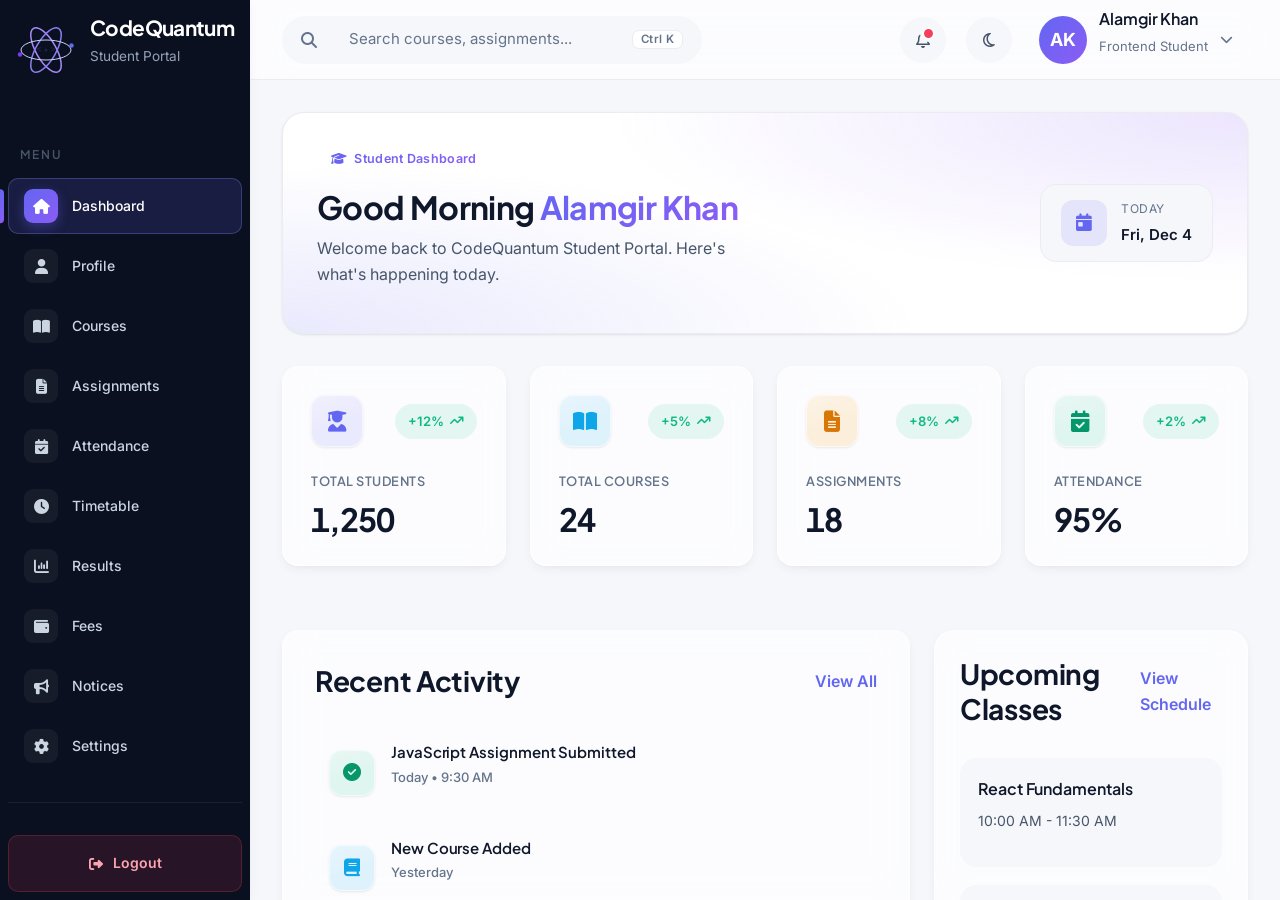
<file: index.html>
<!DOCTYPE html>
<html lang="en">

<head>
    <meta charset="UTF-8">
    <meta name="viewport" content="width=device-width, initial-scale=1.0">
    <meta name="description" content="CodeQuantum Student Portal — track courses, assignments, attendance, timetable, results and fees.">
    <title>CodeQuantum Student Portal</title>

    <!-- Apply saved theme before paint to avoid a flash of the wrong theme -->
    <script>
        (function () {
            try {
                var t = localStorage.getItem('cq_theme');
                if (t) document.documentElement.setAttribute('data-theme', JSON.parse(t));
            } catch (e) {}
        })();
    </script>

    <!-- Fonts -->
    <link rel="preconnect" href="https://fonts.googleapis.com">
    <link rel="preconnect" href="https://fonts.gstatic.com" crossorigin>
    <link rel="stylesheet"
        href="https://fonts.googleapis.com/css2?family=Inter:wght@300;400;500;600;700;800&family=Plus+Jakarta+Sans:wght@500;600;700;800&display=swap">

    <!-- Font Awesome -->
    <link rel="stylesheet" href="https://cdnjs.cloudflare.com/ajax/libs/font-awesome/6.6.0/css/all.min.css">

    <!-- Main CSS -->
    <link rel="stylesheet" href="./css/main.css">
</head>

<body>

    <div class="app">

        <!-- Sidebar -->
        <aside class="sidebar">

            <!-- Logo -->
            <div class="logo">

                <div class="atom-logo">

                    <svg viewBox="0 0 240 200" xmlns="http://www.w3.org/2000/svg">
 
                        <!-- Orbit Rings -->
                        <ellipse cx="120" cy="100" rx="100" ry="40"
                            fill="none"
                            stroke="#a78bfa"
                            stroke-width="6"
                            transform="rotate(60 120 100)" />
 
                        <ellipse cx="120" cy="100" rx="100" ry="40"
                            fill="none"
                            stroke="#8b7ff0"
                            stroke-width="6"
                            transform="rotate(-60 120 100)" />
 
                        <ellipse cx="120" cy="100" rx="100" ry="40"
                            fill="none"
                            stroke="#c7d2fe"
                            stroke-width="4" />
 
                        <!-- Electrons -->
                        <circle cx="16" cy="118" r="9" fill="#7c3aed" />
                        <circle cx="222" cy="82" r="9" fill="#5b6ee8" />
 
                        <!-- Center -->
                        <g transform="translate(120,100)">
                            <text
                                x="-38"
                                y="8"
                                font-family="Menlo, Consolas, monospace"
                                font-size="34"
                                font-weight="600"
                                fill="#1e2144">&lt;</text>
 
                            <circle cx="0" cy="0" r="6" fill="#1e2144" />
 
                            <text
                                x="18"
                                y="8"
                                font-family="Menlo, Consolas, monospace"
                                font-size="34"
                                font-weight="600"
                                fill="#1e2144">&gt;</text>
                        </g>
 
                    </svg>

                </div>

                <div class="logo-text">
                    <h1>CodeQuantum</h1>
                    <p>Student Portal</p>
                </div>

            </div>

            <!-- Navigation -->
            <nav class="navigation">

                <h3 class="menu-title">MENU</h3>

                <ul>

                    <li>
                        <a href="index.html" class="active" aria-current="page">
                            <i class="fa-solid fa-house"></i>
                            <span>Dashboard</span>
                        </a>
                    </li>

                    <li>
                        <a href="./pages/profile.html">
                            <i class="fa-solid fa-user"></i>
                            <span>Profile</span>
                        </a>
                    </li>

                    <li>
                        <a href="./pages/courses.html">
                            <i class="fa-solid fa-book-open"></i>
                            <span>Courses</span>
                        </a>
                    </li>

                    <li>
                        <a href="./pages/assignments.html">
                            <i class="fa-solid fa-file-lines"></i>
                            <span>Assignments</span>
                        </a>
                    </li>

                    <li>
                        <a href="./pages/attendance.html">
                            <i class="fa-solid fa-calendar-check"></i>
                            <span>Attendance</span>
                        </a>
                    </li>

                    <li>
                        <a href="./pages/timetables.html">
                            <i class="fa-solid fa-clock"></i>
                            <span>Timetable</span>
                        </a>
                    </li>

                    <li>
                        <a href="./pages/results.html">
                            <i class="fa-solid fa-chart-column"></i>
                            <span>Results</span>
                        </a>
                    </li>

                    <li>
                        <a href="./pages/fees.html">
                            <i class="fa-solid fa-wallet"></i>
                            <span>Fees</span>
                        </a>
                    </li>

                    <li>
                        <a href="./pages/notices.html">
                            <i class="fa-solid fa-bullhorn"></i>
                            <span>Notices</span>
                        </a>
                    </li>

                    <li>
                        <a href="./pages/settings.html">
                            <i class="fa-solid fa-gear"></i>
                            <span>Settings</span>
                        </a>
                    </li>

                </ul>

            </nav>

            <!-- Logout -->
            <div class="logout">

                <button type="button">
 
                    <i class="fa-solid fa-right-from-bracket"></i>
 
                    <span>Logout</span>
 
                </button>

            </div>

        </aside>

        <!--  Main Content -->
        <main class="main-content">

            <!-- Header -->
            <header class="header">

                <!-- Header Left -->
                <div class="header-left">

                    <!-- Menu Button -->
                    <button class="menu-toggle" id="menuToggle" type="button" aria-label="Open Sidebar" aria-expanded="true">
                        <i class="fa-solid fa-bars"></i>
                    </button>

                    <!-- Search -->
                    <div class="search-box">

                        <i class="fa-solid fa-magnifying-glass"></i>

                        <input type="search" placeholder="Search courses, assignments..." aria-label="Search">

                    </div>

                </div>

                <!-- Header Right -->
                <div class="header-right">

                    <!-- Notifications -->
                    <button class="icon-button has-badge" type="button" aria-label="Notifications">
                        <i class="fa-regular fa-bell"></i>
                    </button>

                    <!-- Dark Mode -->
                    <button class="icon-button" id="themeToggle" type="button" aria-label="Toggle Theme">
                        <i class="fa-regular fa-moon"></i>
                    </button>

                    <!-- Profile -->
                    <div class="profile" tabindex="0">

                        <div class="profile-avatar">
                            AK
                        </div>

                        <div class="profile-info">
                            <h4>Alamgir Khan</h4>
                            <p>Frontend Student</p>
                        </div>

                        <i class="fa-solid fa-chevron-down"></i>

                    </div>

                </div>

            </header>

            <!-- Dashboard -->
            <section class="dashboard">

                <!-- Welcome Section -->

                <div class="welcome-section">

                    <div class="welcome-text">

                        <span class="welcome-eyebrow">
                            <i class="fa-solid fa-graduation-cap"></i> Student Dashboard
                        </span>

                        <h2>Good Morning
                            <span>Alamgir Khan</span>
                        </h2>

                        <p>
                            Welcome back to CodeQuantum Student Portal. Here's what's happening today.
                        </p>

                    </div>

                    <div class="welcome-meta">
                        <i class="fa-solid fa-calendar-day"></i>
                        <div>
                            <small>Today</small>
                            <strong id="welcomeDate">Today</strong>
                        </div>
                    </div>

                </div>

                <!-- Statistics -->

                <div class="stats-grid">

                    <!-- Students Card -->
                    <div class="stat-card">
                        <div class="card-header">
                            <div class="card-icon students">
                                <i class="fa-solid fa-user-graduate"></i>
                            </div>
                            <span class="growth positive">
                                +12%
                                <i class="fa-solid fa-arrow-trend-up"></i>
                            </span>
                        </div>
                        <div class="card-body">
                            <h4>Total Students</h4>
                            <h2>1,250</h2>
                        </div>
                    </div>

                    <!-- Courses Card -->
                    <div class="stat-card">
                        <div class="card-header">
                            <div class="card-icon courses">
                                <i class="fa-solid fa-book-open"></i>
                            </div>
                            <span class="growth positive">
                                +5%
                                <i class="fa-solid fa-arrow-trend-up"></i>
                            </span>
                        </div>
                        <div class="card-body">
                            <h4>Total Courses</h4>
                            <h2>24</h2>
                        </div>
                    </div>

                    <!-- Assignments Card -->
                    <div class="stat-card">
                        <div class="card-header">
                            <div class="card-icon assignments">
                                <i class="fa-solid fa-file-lines"></i>
                            </div>
                            <span class="growth positive">
                                +8%
                                <i class="fa-solid fa-arrow-trend-up"></i>
                            </span>
                        </div>
                        <div class="card-body">
                            <h4>Assignments</h4>
                            <h2>18</h2>
                        </div>
                    </div>

                    <!-- Attendance Card -->
                    <div class="stat-card">
                        <div class="card-header">
                            <div class="card-icon attendance">
                                <i class="fa-solid fa-calendar-check"></i>
                            </div>
                            <span class="growth positive">
                                +2%
                                <i class="fa-solid fa-arrow-trend-up"></i>
                            </span>
                        </div>
                        <div class="card-body">
                            <h4>Attendance</h4>
                            <h2>95%</h2>
                        </div>
                    </div>

                </div>

                <!-- Dashboard Bottom -->
                <div class="dashboard-bottom">

                    <!-- Recent Activity -->
                    <div class="activity-card">

                        <div class="section-title">
                            <h3>Recent Activity</h3>
                            <a href="#">View All</a>
                        </div>

                        <ul class="activity-list">

                            <li>
                                <i class="fa-solid fa-circle-check"></i>
                                <div>
                                    <h4>JavaScript Assignment Submitted</h4>
                                    <p>Today • 9:30 AM</p>
                                </div>
                            </li>

                            <li>
                                <i class="fa-solid fa-book"></i>
                                <div>
                                    <h4>New Course Added</h4>
                                    <p>Yesterday</p>
                                </div>
                            </li>

                            <li>
                                <i class="fa-solid fa-trophy"></i>
                                <div>
                                    <h4>Quiz Completed</h4>
                                    <p>2 Days Ago</p>
                                </div>
                            </li>

                        </ul>

                    </div>

                    <!-- Upcoming Classes -->
                    <div class="schedule-card">

                        <div class="section-title">
                            <h3>Upcoming Classes</h3>
                            <a href="#">View Schedule</a>
                        </div>

                        <div class="schedule-item">
                            <h4>React Fundamentals</h4>
                            <p>10:00 AM - 11:30 AM</p>
                        </div>

                        <div class="schedule-item">
                            <h4>CSS Grid Masterclass</h4>
                            <p>2:00 PM - 3:30 PM</p>
                        </div>

                        <div class="schedule-item">
                            <h4>JavaScript ES6</h4>
                            <p>4:00 PM - 5:30 PM</p>
                        </div>

                    </div>

                </div>

                <!-- ========================================================= -->
                <!-- Learning Progress -->
                <!-- ========================================================= -->
                <div class="progress-section">

                    <div class="section-title">
                        <h3>Learning Progress</h3>
                        <a href="#">View Details</a>
                    </div>

                    <div class="progress-grid">

                        <!-- HTML -->
                        <div class="progress-card">
                            <div class="progress-info">
                                <h4>HTML</h4>
                                <span>95%</span>
                            </div>
                            <div class="progress-bar">
                                <div class="progress-fill html"></div>
                            </div>
                        </div>

                        <!-- CSS -->
                        <div class="progress-card">
                            <div class="progress-info">
                                <h4>CSS</h4>
                                <span>90%</span>
                            </div>
                            <div class="progress-bar">
                                <div class="progress-fill css"></div>
                            </div>
                        </div>

                        <!-- JavaScript -->
                        <div class="progress-card">
                            <div class="progress-info">
                                <h4>JavaScript</h4>
                                <span>70%</span>
                            </div>
                            <div class="progress-bar">
                                <div class="progress-fill js"></div>
                            </div>
                        </div>

                    </div>

                </div>

                <!-- ========================================================= -->
                <!-- Upcoming Assignments -->
                <!-- ========================================================= -->
                <section class="assignments-section">

                    <div class="section-title">
                        <h3>Upcoming Assignments</h3>
                        <a href="#">View All</a>
                    </div>

                    <div class="assignment-card">
                        <div class="assignment-left">
                            <i class="fa-solid fa-file-code"></i>
                            <div>
                                <h4>JavaScript Student Portal</h4>
                                <p>Due Tomorrow</p>
                            </div>
                        </div>
                        <div class="assignment-right">
                            <span class="status in-progress">In Progress</span>
                            <span>80%</span>
                        </div>
                    </div>

                    <div class="assignment-card">
                        <div class="assignment-left">
                            <i class="fa-solid fa-palette"></i>
                            <div>
                                <h4>CSS Dashboard Design</h4>
                                <p>15 July 2026</p>
                            </div>
                        </div>
                        <div class="assignment-right">
                            <span class="status pending">Pending</span>
                            <span>45%</span>
                        </div>
                    </div>

                    <div class="assignment-card">
                        <div class="assignment-left">
                            <i class="fa-brands fa-react"></i>
                            <div>
                                <h4>React Fundamentals</h4>
                                <p>18 July 2026</p>
                            </div>
                        </div>
                        <div class="assignment-right">
                            <span class="status not-started">Not Started</span>
                            <span>10%</span>
                        </div>
                    </div>

                </section>

                <!-- ========================================================= -->
                <!-- Course Progress -->
                <!-- ========================================================= -->
                <section class="course-progress">

                    <div class="section-title">
                        <h3>Course Progress</h3>
                        <a href="#">View Details</a>
                    </div>

                    <div class="progress-item">
                        <div class="progress-header">
                            <span>HTML & CSS</span>
                            <span>100%</span>
                        </div>
                        <div class="progress-bar">
                            <div class="progress-fill html"></div>
                        </div>
                    </div>

                    <div class="progress-item">
                        <div class="progress-header">
                            <span>JavaScript</span>
                            <span>80%</span>
                        </div>
                        <div class="progress-bar">
                            <div class="progress-fill javascript"></div>
                        </div>
                    </div>

                    <div class="progress-item">
                        <div class="progress-header">
                            <span>React.js</span>
                            <span>50%</span>
                        </div>
                        <div class="progress-bar">
                            <div class="progress-fill react"></div>
                        </div>
                    </div>

                    <div class="progress-item">
                        <div class="progress-header">
                            <span>Git & GitHub</span>
                            <span>90%</span>
                        </div>
                        <div class="progress-bar">
                            <div class="progress-fill git"></div>
                        </div>
                    </div>

                </section>

                <!-- ========================================================= -->
                <!-- Quick Actions -->
                <!-- ========================================================= -->
                <section class="quick-actions">

                    <div class="section-title">
                        <h3>Quick Actions</h3>
                    </div>

                    <div class="actions-grid">

                        <a href="./pages/courses.html" class="action-card">
                            <i class="fa-solid fa-book-open"></i>
                            <span>View Courses</span>
                        </a>

                        <a href="./pages/assignments.html" class="action-card">
                            <i class="fa-solid fa-file-lines"></i>
                            <span>Assignments</span>
                        </a>

                        <a href="./pages/timetables.html" class="action-card">
                            <i class="fa-solid fa-calendar-days"></i>
                            <span>Timetable</span>
                        </a>

                        <a href="./pages/fees.html" class="action-card">
                            <i class="fa-solid fa-wallet"></i>
                            <span>Pay Fees</span>
                        </a>

                    </div>

                </section>

            </section>

        </main>

    </div>

    <!-- Config -->
    <script src="./js/config/config.js"></script>

    <!-- Utils -->
    <script src="./js/utils/constants.js"></script>
    <script src="./js/utils/storage.js"></script>
    <script src="./js/utils/helpers.js"></script>
    <script src="./js/utils/validators.js"></script>
    <script src="./js/utils/formatter.js"></script>

    <!-- Components -->
    <script src="./js/components/toast.js"></script>
    <script src="./js/components/navbar.js"></script>
    <script src="./js/components/sidebar.js"></script>
    <script src="./js/components/modal.js"></script>

    <!-- Pages -->
    <script src="./js/pages/dashboard.js"></script>

    <!-- App -->
    <script src="./js/app.js"></script>

</body>

</html>

</div>
</file>
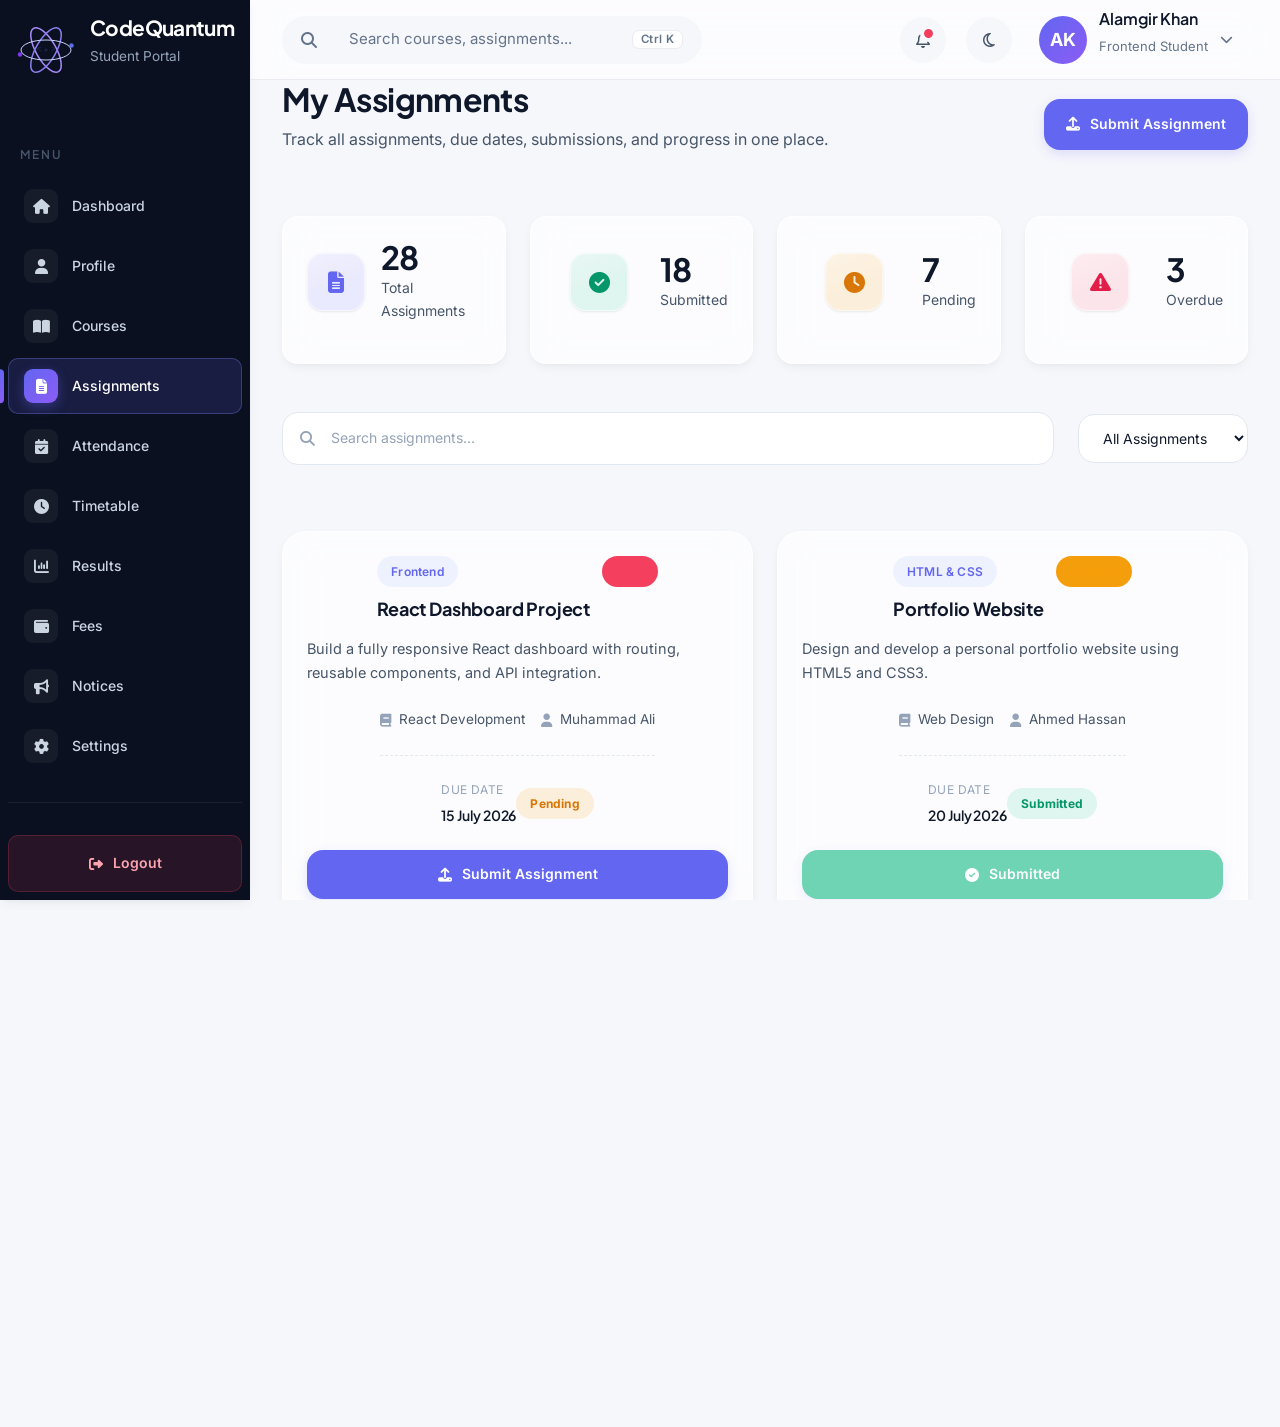
<file: pages/assignments.html>
<!DOCTYPE html>
<html lang="en">

<head>
    <meta charset="UTF-8">
    <meta name="viewport" content="width=device-width, initial-scale=1.0">
    <meta name="description" content="CodeQuantum Student Portal — track all assignments, due dates, submissions, and progress in one place.">
    <title>Assignments | CodeQuantum Student Portal</title>

    <!-- Apply saved theme before paint to avoid a flash of the wrong theme -->
    <script>
        (function () {
            try {
                var t = localStorage.getItem('cq_theme');
                if (t) document.documentElement.setAttribute('data-theme', JSON.parse(t));
            } catch (e) {}
        })();
    </script>

    <!-- Fonts -->
    <link rel="preconnect" href="https://fonts.googleapis.com">
    <link rel="preconnect" href="https://fonts.gstatic.com" crossorigin>
    <link rel="stylesheet"
        href="https://fonts.googleapis.com/css2?family=Inter:wght@300;400;500;600;700;800&family=Plus+Jakarta+Sans:wght@500;600;700;800&display=swap">

    <!-- Font Awesome -->
    <link rel="stylesheet" href="https://cdnjs.cloudflare.com/ajax/libs/font-awesome/6.6.0/css/all.min.css">

    <!-- Main CSS -->
    <link rel="stylesheet" href="../css/main.css">
</head>

<body>

    <div class="app">

        <!-- Sidebar -->
        <aside class="sidebar">

            <!-- Logo -->
            <div class="logo">

                <div class="atom-logo">

                    <svg viewBox="0 0 240 200" xmlns="http://www.w3.org/2000/svg">
 
                        <!-- Orbit Rings -->
                        <ellipse cx="120" cy="100" rx="100" ry="40"
                            fill="none"
                            stroke="#a78bfa"
                            stroke-width="6"
                            transform="rotate(60 120 100)" />
 
                        <ellipse cx="120" cy="100" rx="100" ry="40"
                            fill="none"
                            stroke="#8b7ff0"
                            stroke-width="6"
                            transform="rotate(-60 120 100)" />
 
                        <ellipse cx="120" cy="100" rx="100" ry="40"
                            fill="none"
                            stroke="#c7d2fe"
                            stroke-width="4" />
 
                        <!-- Electrons -->
                        <circle cx="16" cy="118" r="9" fill="#7c3aed" />
                        <circle cx="222" cy="82" r="9" fill="#5b6ee8" />
 
                        <!-- Center -->
                        <g transform="translate(120,100)">
                            <text
                                x="-38"
                                y="8"
                                font-family="Menlo, Consolas, monospace"
                                font-size="34"
                                font-weight="600"
                                fill="#1e2144">&lt;</text>
 
                            <circle cx="0" cy="0" r="6" fill="#1e2144" />
 
                            <text
                                x="18"
                                y="8"
                                font-family="Menlo, Consolas, monospace"
                                font-size="34"
                                font-weight="600"
                                fill="#1e2144">&gt;</text>
                        </g>
 
                    </svg>

                </div>

                <div class="logo-text">
                    <h1>CodeQuantum</h1>
                    <p>Student Portal</p>
                </div>

            </div>

            <!-- Navigation -->
            <nav class="navigation">

                <h3 class="menu-title">MENU</h3>

                <ul>

                    <li>
                        <a href="../index.html">
                            <i class="fa-solid fa-house"></i>
                            <span>Dashboard</span>
                        </a>
                    </li>

                    <li>
                        <a href="profile.html">
                            <i class="fa-solid fa-user"></i>
                            <span>Profile</span>
                        </a>
                    </li>

                    <li>
                        <a href="courses.html">
                            <i class="fa-solid fa-book-open"></i>
                            <span>Courses</span>
                        </a>
                    </li>

                    <li>
                        <a href="assignments.html" class="active" aria-current="page">
                            <i class="fa-solid fa-file-lines"></i>
                            <span>Assignments</span>
                        </a>
                    </li>

                    <li>
                        <a href="attendance.html">
                            <i class="fa-solid fa-calendar-check"></i>
                            <span>Attendance</span>
                        </a>
                    </li>

                    <li>
                        <a href="timetables.html">
                            <i class="fa-solid fa-clock"></i>
                            <span>Timetable</span>
                        </a>
                    </li>

                    <li>
                        <a href="results.html">
                            <i class="fa-solid fa-chart-column"></i>
                            <span>Results</span>
                        </a>
                    </li>

                    <li>
                        <a href="fees.html">
                            <i class="fa-solid fa-wallet"></i>
                            <span>Fees</span>
                        </a>
                    </li>

                    <li>
                        <a href="notices.html">
                            <i class="fa-solid fa-bullhorn"></i>
                            <span>Notices</span>
                        </a>
                    </li>

                    <li>
                        <a href="settings.html">
                            <i class="fa-solid fa-gear"></i>
                            <span>Settings</span>
                        </a>
                    </li>

                </ul>

            </nav>

            <!-- Logout -->
            <div class="logout">

                <button type="button">
 
                    <i class="fa-solid fa-right-from-bracket"></i>
 
                    <span>Logout</span>
 
                </button>

            </div>

        </aside>

        <!--  Main Content -->
        <main class="main-content">

            <!-- Header -->
            <header class="header">

                <!-- Header Left -->
                <div class="header-left">

                    <!-- Menu Button -->
                    <button class="menu-toggle" id="menuToggle" type="button" aria-label="Open Sidebar" aria-expanded="true">
                        <i class="fa-solid fa-bars"></i>
                    </button>

                    <!-- Search -->
                    <div class="search-box">

                        <i class="fa-solid fa-magnifying-glass"></i>

                        <input type="search" placeholder="Search courses, assignments..." aria-label="Search">

                    </div>

                </div>

                <!-- Header Right -->
                <div class="header-right">

                    <!-- Notifications -->
                    <button class="icon-button has-badge" type="button" aria-label="Notifications">
                        <i class="fa-regular fa-bell"></i>
                    </button>

                    <!-- Dark Mode -->
                    <button class="icon-button" id="themeToggle" type="button" aria-label="Toggle Theme">
                        <i class="fa-regular fa-moon"></i>
                    </button>

                    <!-- Profile -->
                    <div class="profile" tabindex="0">

                        <div class="profile-avatar">
                            AK
                        </div>

                        <div class="profile-info">
                            <h4>Alamgir Khan</h4>
                            <p>Frontend Student</p>
                        </div>

                        <i class="fa-solid fa-chevron-down"></i>

                    </div>

                </div>

            </header>

            <!-- Assignments -->
            <section class="assignments-page">

                <!-- ========================================================= -->
                <!-- Page Header -->
                <!-- ========================================================= -->

                <div class="page-header">

                    <div>

                        <h2>My Assignments</h2>

                        <p>
                            Track all assignments, due dates, submissions, and progress in one place.
                        </p>

                    </div>

                    <button class="primary-btn" type="button">
 
                        <i class="fa-solid fa-upload"></i>
 
                        Submit Assignment
 
                    </button>

                </div>

                <!-- ========================================================= -->
                <!-- Assignment Statistics -->
                <!-- ========================================================= -->

                <div class="assignment-stats">

                    <div class="assignment-stat-card">

                        <div class="stat-icon total">

                            <i class="fa-solid fa-file-lines"></i>

                        </div>

                        <div class="stat-content">

                            <h2>28</h2>

                            <p>Total Assignments</p>

                        </div>

                    </div>

                    <div class="assignment-stat-card">

                        <div class="stat-icon submitted">

                            <i class="fa-solid fa-circle-check"></i>

                        </div>

                        <div class="stat-content">

                            <h2>18</h2>

                            <p>Submitted</p>

                        </div>

                    </div>

                    <div class="assignment-stat-card">

                        <div class="stat-icon pending">

                            <i class="fa-solid fa-clock"></i>

                        </div>

                        <div class="stat-content">

                            <h2>7</h2>

                            <p>Pending</p>

                        </div>

                    </div>

                    <div class="assignment-stat-card">

                        <div class="stat-icon overdue">

                            <i class="fa-solid fa-triangle-exclamation"></i>

                        </div>

                        <div class="stat-content">

                            <h2>3</h2>

                            <p>Overdue</p>

                        </div>

                    </div>

                </div>

                <!-- ========================================================= -->
                <!-- Search & Filter -->
                <!-- ========================================================= -->
                <div class="assignment-toolbar">

                    <!-- Search -->
                    <div class="assignment-search">
                        <i class="fa-solid fa-magnifying-glass"></i>
                        <input type="text" placeholder="Search assignments..." aria-label="Search assignments">
                    </div>

                    <!-- Filter -->
                    <div class="assignment-filter">
                        <select aria-label="Filter assignments by status">
                            <option>All Assignments</option>
                            <option>Pending</option>
                            <option>Submitted</option>
                            <option>Overdue</option>
                        </select>
                    </div>

                </div>

                <!-- ========================================================= -->
                <!-- Assignment Cards -->
                <!-- ========================================================= -->
                <div class="assignments-grid">

                    <!-- Assignment 1 -->
                    <div class="assignment-card">
                        <div class="assignment-header">
                            <div>
                                <span class="assignment-category">
                                    Frontend
                                </span>
                                <h3>React Dashboard Project</h3>
                            </div>
                            <span class="priority high">
                                High
                            </span>
                        </div>
                        <p class="assignment-description">
                            Build a fully responsive React dashboard with routing, reusable components, and API integration.
                        </p>
                        <div class="assignment-meta">
                            <span>
                                <i class="fa-solid fa-book"></i>
                                React Development
                            </span>
                            <span>
                                <i class="fa-solid fa-user"></i>
                                Muhammad Ali
                            </span>
                        </div>
                        <div class="assignment-footer">
                            <div>
                                <small>Due Date</small>
                                <h4>15 July 2026</h4>
                            </div>
                            <span class="status pending">
                                Pending
                            </span>
                        </div>
                        <button class="submit-btn" type="button">
                            <i class="fa-solid fa-upload"></i>
                            Submit Assignment
                        </button>
                    </div>

                    <!-- Assignment 2 -->
                    <div class="assignment-card">
                        <div class="assignment-header">
                            <div>
                                <span class="assignment-category">
                                    HTML & CSS
                                </span>
                                <h3>Portfolio Website</h3>
                            </div>
                            <span class="priority medium">
                                Medium
                            </span>
                        </div>
                        <p class="assignment-description">
                            Design and develop a personal portfolio website using HTML5 and CSS3.
                        </p>
                        <div class="assignment-meta">
                            <span>
                                <i class="fa-solid fa-book"></i>
                                Web Design
                            </span>
                            <span>
                                <i class="fa-solid fa-user"></i>
                                Ahmed Hassan
                            </span>
                        </div>
                        <div class="assignment-footer">
                            <div>
                                <small>Due Date</small>
                                <h4>20 July 2026</h4>
                            </div>
                            <span class="status submitted">
                                Submitted
                            </span>
                        </div>
                        <button class="submit-btn completed" type="button" disabled>
                            <i class="fa-solid fa-circle-check"></i>
                            Submitted
                        </button>
                    </div>

                </div>

                <!-- ========================================================= -->
                <!-- Assignment Progress -->
                <!-- ========================================================= -->
                <div class="progress-section">

                    <div class="progress-card">
                        <h3>Overall Progress</h3>
                        <div class="progress-bar">
                            <div class="progress-fill" style="width:72%;"></div>
                        </div>
                        <div class="progress-footer">
                            <span>72% Completed</span>
                            <span>18 / 25 Submitted</span>
                        </div>
                    </div>

                    <div class="progress-card">
                        <h3>Upcoming Deadline</h3>
                        <div class="deadline-box">
                            <i class="fa-solid fa-calendar-days"></i>
                            <div>
                                <h4>React Dashboard Project</h4>
                                <p>Due in 3 Days</p>
                            </div>
                        </div>
                    </div>

                    <div class="progress-card">
                        <h3>Performance</h3>
                        <div class="performance-score">
                            <h1>92%</h1>
                            <p>Average Assignment Score</p>
                        </div>
                    </div>

                </div>

                <!-- ========================================================= -->
                <!-- Recent Activity -->
                <!-- ========================================================= -->
                <section class="activity-section">

                    <div class="section-title">
                        <h2>Recent Activity</h2>
                        <a href="#">View All</a>
                    </div>

                    <div class="activity-list">

                        <!-- Activity 1 -->
                        <div class="activity-item">
                            <div class="activity-icon success">
                                <i class="fa-solid fa-check"></i>
                            </div>
                            <div class="activity-content">
                                <h4>React Dashboard Project Submitted</h4>
                                <p>Your assignment has been submitted successfully.</p>
                            </div>
                            <span class="activity-time">
                                Today
                            </span>
                        </div>

                        <!-- Activity 2 -->
                        <div class="activity-item">
                            <div class="activity-icon warning">
                                <i class="fa-solid fa-clock"></i>
                            </div>
                            <div class="activity-content">
                                <h4>JavaScript Quiz Due Tomorrow</h4>
                                <p>Complete your quiz before the deadline.</p>
                            </div>
                            <span class="activity-time">
                                1 Day Left
                            </span>
                        </div>

                        <!-- Activity 3 -->
                        <div class="activity-item">
                            <div class="activity-icon info">
                                <i class="fa-solid fa-comment"></i>
                            </div>
                            <div class="activity-content">
                                <h4>Teacher Feedback Received</h4>
                                <p>Your Portfolio Website received new feedback.</p>
                            </div>
                            <span class="activity-time">
                                Yesterday
                            </span>
                        </div>

                    </div>

                </section>

            </section>

        </main>

    </div>

    <!-- Config -->
    <script src="../js/config/config.js"></script>

    <!-- Utils -->
    <script src="../js/utils/constants.js"></script>
    <script src="../js/utils/storage.js"></script>
    <script src="../js/utils/helpers.js"></script>
    <script src="../js/utils/validators.js"></script>
    <script src="../js/utils/formatter.js"></script>

    <!-- Components -->
    <script src="../js/components/toast.js"></script>
    <script src="../js/components/navbar.js"></script>
    <script src="../js/components/sidebar.js"></script>
    <script src="../js/components/modal.js"></script>

    <!-- Pages -->
    <script src="../js/pages/assignments.js"></script>

    <!-- App -->
    <script src="../js/app.js"></script>

</body>

</html>
</file>
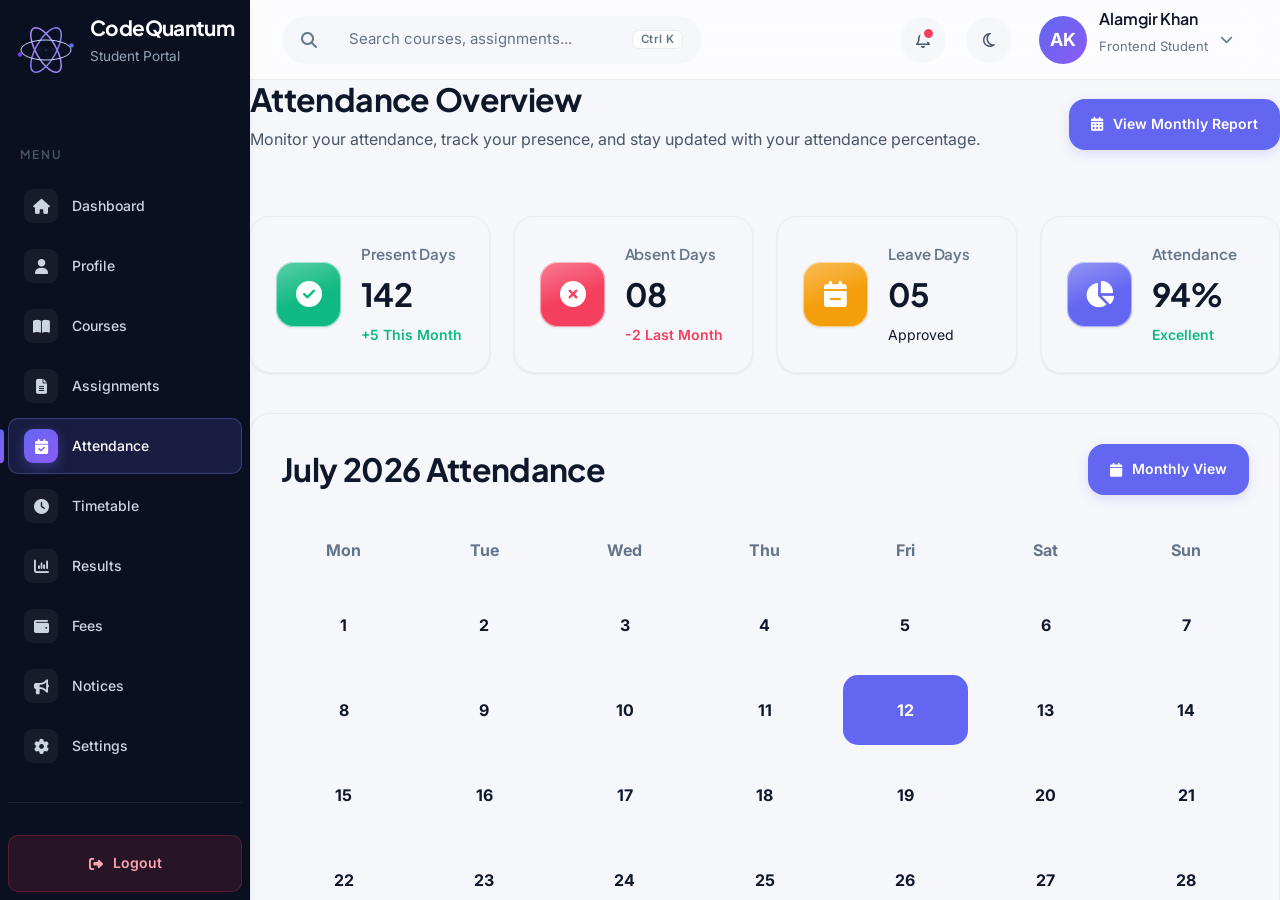
<file: pages/attendance.html>
<!DOCTYPE html>
<html lang="en">

<head>
    <meta charset="UTF-8">
    <meta name="viewport" content="width=device-width, initial-scale=1.0">
    <meta name="description" content="CodeQuantum Student Portal — monitor your attendance, track your presence, and stay updated with your attendance percentage.">
    <title>Attendance | CodeQuantum Student Portal</title>

    <!-- Apply saved theme before paint to avoid a flash of the wrong theme -->
    <script>
        (function () {
            try {
                var t = localStorage.getItem('cq_theme');
                if (t) document.documentElement.setAttribute('data-theme', JSON.parse(t));
            } catch (e) {}
        })();
    </script>

    <!-- Fonts -->
    <link rel="preconnect" href="https://fonts.googleapis.com">
    <link rel="preconnect" href="https://fonts.gstatic.com" crossorigin>
    <link rel="stylesheet"
        href="https://fonts.googleapis.com/css2?family=Inter:wght@300;400;500;600;700;800&family=Plus+Jakarta+Sans:wght@500;600;700;800&display=swap">

    <!-- Font Awesome -->
    <link rel="stylesheet" href="https://cdnjs.cloudflare.com/ajax/libs/font-awesome/6.6.0/css/all.min.css">

    <!-- Main CSS -->
    <link rel="stylesheet" href="../css/main.css">
</head>

<body>

    <div class="app">

        <!-- Sidebar -->
        <aside class="sidebar">

            <!-- Logo -->
            <div class="logo">

                <div class="atom-logo">

                    <svg viewBox="0 0 240 200" xmlns="http://www.w3.org/2000/svg">
 
                        <!-- Orbit Rings -->
                        <ellipse cx="120" cy="100" rx="100" ry="40"
                            fill="none"
                            stroke="#a78bfa"
                            stroke-width="6"
                            transform="rotate(60 120 100)" />
 
                        <ellipse cx="120" cy="100" rx="100" ry="40"
                            fill="none"
                            stroke="#8b7ff0"
                            stroke-width="6"
                            transform="rotate(-60 120 100)" />
 
                        <ellipse cx="120" cy="100" rx="100" ry="40"
                            fill="none"
                            stroke="#c7d2fe"
                            stroke-width="4" />
 
                        <!-- Electrons -->
                        <circle cx="16" cy="118" r="9" fill="#7c3aed" />
                        <circle cx="222" cy="82" r="9" fill="#5b6ee8" />
 
                        <!-- Center -->
                        <g transform="translate(120,100)">
                            <text
                                x="-38"
                                y="8"
                                font-family="Menlo, Consolas, monospace"
                                font-size="34"
                                font-weight="600"
                                fill="#1e2144">&lt;</text>
 
                            <circle cx="0" cy="0" r="6" fill="#1e2144" />
 
                            <text
                                x="18"
                                y="8"
                                font-family="Menlo, Consolas, monospace"
                                font-size="34"
                                font-weight="600"
                                fill="#1e2144">&gt;</text>
                        </g>
 
                    </svg>

                </div>

                <div class="logo-text">
                    <h1>CodeQuantum</h1>
                    <p>Student Portal</p>
                </div>

            </div>

            <!-- Navigation -->
            <nav class="navigation">

                <h3 class="menu-title">MENU</h3>

                <ul>

                    <li>
                        <a href="../index.html">
                            <i class="fa-solid fa-house"></i>
                            <span>Dashboard</span>
                        </a>
                    </li>

                    <li>
                        <a href="profile.html">
                            <i class="fa-solid fa-user"></i>
                            <span>Profile</span>
                        </a>
                    </li>

                    <li>
                        <a href="courses.html">
                            <i class="fa-solid fa-book-open"></i>
                            <span>Courses</span>
                        </a>
                    </li>

                    <li>
                        <a href="assignments.html">
                            <i class="fa-solid fa-file-lines"></i>
                            <span>Assignments</span>
                        </a>
                    </li>

                    <li>
                        <a href="attendance.html" class="active" aria-current="page">
                            <i class="fa-solid fa-calendar-check"></i>
                            <span>Attendance</span>
                        </a>
                    </li>

                    <li>
                        <a href="timetables.html">
                            <i class="fa-solid fa-clock"></i>
                            <span>Timetable</span>
                        </a>
                    </li>

                    <li>
                        <a href="results.html">
                            <i class="fa-solid fa-chart-column"></i>
                            <span>Results</span>
                        </a>
                    </li>

                    <li>
                        <a href="fees.html">
                            <i class="fa-solid fa-wallet"></i>
                            <span>Fees</span>
                        </a>
                    </li>

                    <li>
                        <a href="notices.html">
                            <i class="fa-solid fa-bullhorn"></i>
                            <span>Notices</span>
                        </a>
                    </li>

                    <li>
                        <a href="settings.html">
                            <i class="fa-solid fa-gear"></i>
                            <span>Settings</span>
                        </a>
                    </li>

                </ul>

            </nav>

            <!-- Logout -->
            <div class="logout">

                <button type="button">
 
                    <i class="fa-solid fa-right-from-bracket"></i>
 
                    <span>Logout</span>
 
                </button>

            </div>

        </aside>

        <!--  Main Content -->
        <main class="main-content">

            <!-- Header -->
            <header class="header">

                <!-- Header Left -->
                <div class="header-left">

                    <!-- Menu Button -->
                    <button class="menu-toggle" id="menuToggle" type="button" aria-label="Open Sidebar" aria-expanded="true">
                        <i class="fa-solid fa-bars"></i>
                    </button>

                    <!-- Search -->
                    <div class="search-box">

                        <i class="fa-solid fa-magnifying-glass"></i>

                        <input type="search" placeholder="Search courses, assignments..." aria-label="Search">

                    </div>

                </div>

                <!-- Header Right -->
                <div class="header-right">

                    <!-- Notifications -->
                    <button class="icon-button has-badge" type="button" aria-label="Notifications">
                        <i class="fa-regular fa-bell"></i>
                    </button>

                    <!-- Dark Mode -->
                    <button class="icon-button" id="themeToggle" type="button" aria-label="Toggle Theme">
                        <i class="fa-regular fa-moon"></i>
                    </button>

                    <!-- Profile -->
                    <div class="profile" tabindex="0">

                        <div class="profile-avatar">
                            AK
                        </div>

                        <div class="profile-info">
                            <h4>Alamgir Khan</h4>
                            <p>Frontend Student</p>
                        </div>

                        <i class="fa-solid fa-chevron-down"></i>

                    </div>

                </div>

            </header>

            <!-- Attendance -->
            <section class="attendance-page">

                <!-- ========================================================= -->
                <!-- Page Header -->
                <!-- ========================================================= -->

                <div class="page-header">

                    <div class="page-title">

                        <h2>Attendance Overview</h2>

                        <p>
                            Monitor your attendance, track your presence, and stay updated with your attendance percentage.
                        </p>

                    </div>

                    <button class="primary-btn" type="button">
 
                        <i class="fa-solid fa-calendar-days"></i>
 
                        View Monthly Report
 
                    </button>

                </div>

                <!-- ========================================================= -->
                <!-- Attendance Statistics -->
                <!-- ========================================================= -->
                <div class="attendance-stats">

                    <!-- Present -->
                    <div class="attendance-card">
                        <div class="attendance-icon present">
                            <i class="fa-solid fa-circle-check"></i>
                        </div>
                        <div class="attendance-info">
                            <h4>Present Days</h4>
                            <h2>142</h2>
                            <span class="positive">
                                +5 This Month
                            </span>
                        </div>
                    </div>

                    <!-- Absent -->
                    <div class="attendance-card">
                        <div class="attendance-icon absent">
                            <i class="fa-solid fa-circle-xmark"></i>
                        </div>
                        <div class="attendance-info">
                            <h4>Absent Days</h4>
                            <h2>08</h2>
                            <span class="negative">
                                -2 Last Month
                            </span>
                        </div>
                    </div>

                    <!-- Leave -->
                    <div class="attendance-card">
                        <div class="attendance-icon leave">
                            <i class="fa-solid fa-calendar-minus"></i>
                        </div>
                        <div class="attendance-info">
                            <h4>Leave Days</h4>
                            <h2>05</h2>
                            <span>
                                Approved
                            </span>
                        </div>
                    </div>

                    <!-- Percentage -->
                    <div class="attendance-card">
                        <div class="attendance-icon percentage">
                            <i class="fa-solid fa-chart-pie"></i>
                        </div>
                        <div class="attendance-info">
                            <h4>Attendance</h4>
                            <h2>94%</h2>
                            <span class="positive">
                                Excellent
                            </span>
                        </div>
                    </div>

                </div>

                <!-- ========================================================= -->
                <!-- Attendance Calendar -->
                <!-- ========================================================= -->
                <section class="attendance-calendar">

                    <div class="calendar-header">
                        <h2>July 2026 Attendance</h2>
                        <button class="primary-btn" type="button">
                            <i class="fa-solid fa-calendar"></i>
                            Monthly View
                        </button>
                    </div>

                    <div class="calendar-grid">

                        <!-- Days -->
                        <div class="day-name">Mon</div>
                        <div class="day-name">Tue</div>
                        <div class="day-name">Wed</div>
                        <div class="day-name">Thu</div>
                        <div class="day-name">Fri</div>
                        <div class="day-name">Sat</div>
                        <div class="day-name">Sun</div>

                        <!-- Week 1 -->
                        <div class="calendar-day present">1</div>
                        <div class="calendar-day present">2</div>
                        <div class="calendar-day leave">3</div>
                        <div class="calendar-day present">4</div>
                        <div class="calendar-day absent">5</div>
                        <div class="calendar-day weekend">6</div>
                        <div class="calendar-day weekend">7</div>

                        <!-- Week 2 -->
                        <div class="calendar-day present">8</div>
                        <div class="calendar-day present">9</div>
                        <div class="calendar-day present">10</div>
                        <div class="calendar-day present">11</div>
                        <div class="calendar-day today">12</div>
                        <div class="calendar-day weekend">13</div>
                        <div class="calendar-day weekend">14</div>

                        <!-- Week 3 -->
                        <div class="calendar-day present">15</div>
                        <div class="calendar-day absent">16</div>
                        <div class="calendar-day present">17</div>
                        <div class="calendar-day leave">18</div>
                        <div class="calendar-day present">19</div>
                        <div class="calendar-day weekend">20</div>
                        <div class="calendar-day weekend">21</div>

                        <!-- Week 4 -->
                        <div class="calendar-day present">22</div>
                        <div class="calendar-day present">23</div>
                        <div class="calendar-day present">24</div>
                        <div class="calendar-day present">25</div>
                        <div class="calendar-day absent">26</div>
                        <div class="calendar-day weekend">27</div>
                        <div class="calendar-day weekend">28</div>

                    </div>

                    <div class="calendar-legend">
                        <span>
                            <span class="legend present-box"></span> Present
                        </span>
                        <span>
                            <span class="legend absent-box"></span> Absent
                        </span>
                        <span>
                            <span class="legend leave-box"></span> Leave
                        </span>
                        <span>
                            <span class="legend today-box"></span> Today
                        </span>
                    </div>

                </section>

                <!-- ========================================================= -->
                <!-- Attendance History -->
                <!-- ========================================================= -->
                <section class="attendance-history">

                    <div class="section-header">
                        <h2>Attendance History</h2>
                        <button class="primary-btn" type="button">
                            <i class="fa-solid fa-download"></i>
                            Export Report
                        </button>
                    </div>

                    <div class="table-wrapper">
                        <table>
                            <thead>
                                <tr>
                                    <th scope="col">Date</th>
                                    <th scope="col">Subject</th>
                                    <th scope="col">Teacher</th>
                                    <th scope="col">Status</th>
                                    <th scope="col">Remarks</th>
                                </tr>
                            </thead>
                            <tbody>
                                <tr>
                                    <td>01 Jul 2026</td>
                                    <td>React Development</td>
                                    <td>Muhammad Ali</td>
                                    <td>
                                        <span class="status present">
                                            Present
                                        </span>
                                    </td>
                                    <td>On Time</td>
                                </tr>
                                <tr>
                                    <td>02 Jul 2026</td>
                                    <td>JavaScript</td>
                                    <td>Ahmed Hassan</td>
                                    <td>
                                        <span class="status leave">
                                            Leave
                                        </span>
                                    </td>
                                    <td>Medical Leave</td>
                                </tr>
                                <tr>
                                    <td>03 Jul 2026</td>
                                    <td>HTML & CSS</td>
                                    <td>Sarah Khan</td>
                                    <td>
                                        <span class="status absent">
                                            Absent
                                        </span>
                                    </td>
                                    <td>No Information</td>
                                </tr>
                                <tr>
                                    <td>04 Jul 2026</td>
                                    <td>UI/UX Design</td>
                                    <td>Usman Tariq</td>
                                    <td>
                                        <span class="status present">
                                            Present
                                        </span>
                                    </td>
                                    <td>Excellent</td>
                                </tr>
                                <tr>
                                    <td>05 Jul 2026</td>
                                    <td>React Development</td>
                                    <td>Muhammad Ali</td>
                                    <td>
                                        <span class="status present">
                                            Present
                                        </span>
                                    </td>
                                    <td>On Time</td>
                                </tr>
                            </tbody>
                        </table>
                    </div>

                </section>

                <!-- ========================================================= -->
                <!-- Attendance Summary -->
                <!-- ========================================================= -->
                <section class="attendance-summary">

                    <!-- Overall Attendance -->
                    <div class="summary-card">
                        <h3>Overall Attendance</h3>
                        <div class="progress-bar">
                            <div class="progress-fill" style="width:94%;"></div>
                        </div>
                        <div class="progress-info">
                            <span>94% Attendance</span>
                            <span>Excellent</span>
                        </div>
                    </div>

                    <!-- Monthly Goal -->
                    <div class="summary-card">
                        <h3>Monthly Goal</h3>
                        <div class="goal-circle">
                            <h1>96%</h1>
                            <p>Target</p>
                        </div>
                    </div>

                    <!-- Best Streak -->
                    <div class="summary-card">
                        <h3>Best Attendance Streak</h3>
                        <div class="streak-box">
                            <i class="fa-solid fa-fire"></i>
                            <div>
                                <h2>28 Days</h2>
                                <p>Without Absence</p>
                            </div>
                        </div>
                    </div>

                </section>

                <!-- ========================================================= -->
                <!-- Recent Attendance Activity -->
                <!-- ========================================================= -->
                <section class="attendance-activity">

                    <div class="section-header">
                        <h2>Recent Attendance Activity</h2>
                        <a href="#">View All</a>
                    </div>

                    <div class="activity-list">

                        <!-- Activity 1 -->
                        <div class="activity-item">
                            <div class="activity-icon present-icon">
                                <i class="fa-solid fa-circle-check"></i>
                            </div>
                            <div class="activity-content">
                                <h4>Present Today</h4>
                                <p>You attended all scheduled classes today.</p>
                            </div>
                            <span>Today</span>
                        </div>

                        <!-- Activity 2 -->
                        <div class="activity-item">
                            <div class="activity-icon report-icon">
                                <i class="fa-solid fa-file-lines"></i>
                            </div>
                            <div class="activity-content">
                                <h4>Monthly Report Generated</h4>
                                <p>Your July attendance report is available.</p>
                            </div>
                            <span>Yesterday</span>
                        </div>

                        <!-- Activity 3 -->
                        <div class="activity-item">
                            <div class="activity-icon streak-icon">
                                <i class="fa-solid fa-fire"></i>
                            </div>
                            <div class="activity-content">
                                <h4>Attendance Streak</h4>
                                <p>You completed a 28-day attendance streak.</p>
                            </div>
                            <span>3 Days Ago</span>
                        </div>

                        <!-- Activity 4 -->
                        <div class="activity-item">
                            <div class="activity-icon award-icon">
                                <i class="fa-solid fa-trophy"></i>
                            </div>
                            <div class="activity-content">
                                <h4>Attendance Achievement</h4>
                                <p>You achieved 94% overall attendance.</p>
                            </div>
                            <span>This Month</span>
                        </div>

                    </div>

                </section>

            </section>

        </main>

    </div>

    <!-- Config -->
    <script src="../js/config/config.js"></script>

    <!-- Utils -->
    <script src="../js/utils/constants.js"></script>
    <script src="../js/utils/storage.js"></script>
    <script src="../js/utils/helpers.js"></script>
    <script src="../js/utils/validators.js"></script>
    <script src="../js/utils/formatter.js"></script>

    <!-- Components -->
    <script src="../js/components/toast.js"></script>
    <script src="../js/components/navbar.js"></script>
    <script src="../js/components/sidebar.js"></script>
    <script src="../js/components/modal.js"></script>

    <!-- Pages -->
    <script src="../js/pages/attendance.js"></script>

    <!-- App -->
    <script src="../js/app.js"></script>

</body>

</html>
</file>
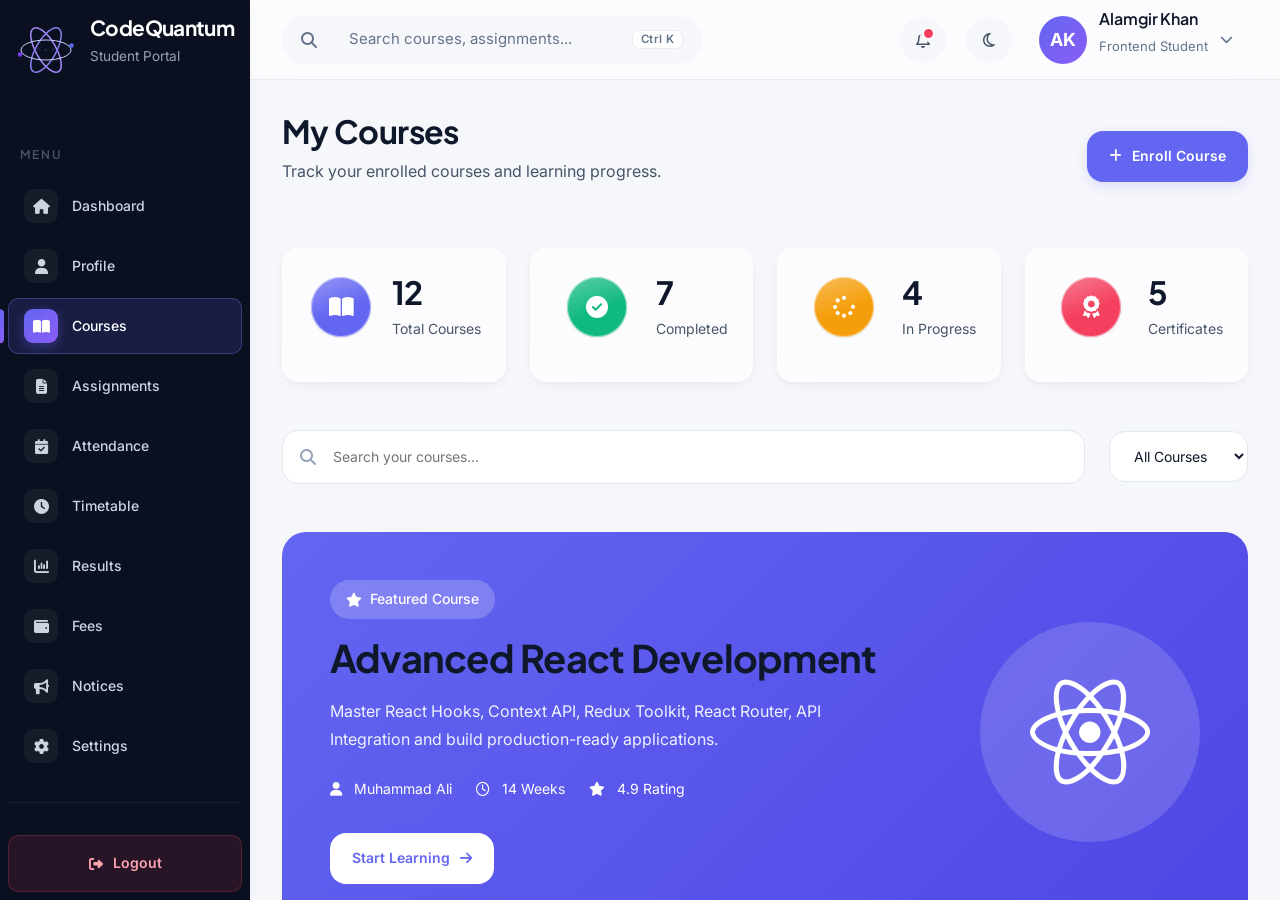
<file: pages/courses.html>
<!DOCTYPE html>
<html lang="en">

<head>
    <meta charset="UTF-8">
    <meta name="viewport" content="width=device-width, initial-scale=1.0">
    <meta name="description" content="CodeQuantum Student Portal — track your enrolled courses and learning progress.">
    <title>CodeQuantum Student Portal - Courses</title>

    <!-- Apply saved theme before paint to avoid a flash of the wrong theme -->
    <script>
        (function () {
            try {
                var t = localStorage.getItem('cq_theme');
                if (t) document.documentElement.setAttribute('data-theme', JSON.parse(t));
            } catch (e) {}
        })();
    </script>

    <!-- Fonts -->
    <link rel="preconnect" href="https://fonts.googleapis.com">
    <link rel="preconnect" href="https://fonts.gstatic.com" crossorigin>
    <link rel="stylesheet"
        href="https://fonts.googleapis.com/css2?family=Inter:wght@300;400;500;600;700;800&family=Plus+Jakarta+Sans:wght@500;600;700;800&display=swap">

    <!-- Font Awesome -->
    <link rel="stylesheet" href="https://cdnjs.cloudflare.com/ajax/libs/font-awesome/6.6.0/css/all.min.css">

    <!-- Main CSS -->
    <link rel="stylesheet" href="../css/main.css">
</head>

<body>

    <div class="app">

        <!-- Sidebar -->
        <aside class="sidebar">

            <!-- Logo -->
            <div class="logo">

                <div class="atom-logo">

                    <svg viewBox="0 0 240 200" xmlns="http://www.w3.org/2000/svg">
 
                        <!-- Orbit Rings -->
                        <ellipse cx="120" cy="100" rx="100" ry="40"
                            fill="none"
                            stroke="#a78bfa"
                            stroke-width="6"
                            transform="rotate(60 120 100)" />
 
                        <ellipse cx="120" cy="100" rx="100" ry="40"
                            fill="none"
                            stroke="#8b7ff0"
                            stroke-width="6"
                            transform="rotate(-60 120 100)" />
 
                        <ellipse cx="120" cy="100" rx="100" ry="40"
                            fill="none"
                            stroke="#c7d2fe"
                            stroke-width="4" />
 
                        <!-- Electrons -->
                        <circle cx="16" cy="118" r="9" fill="#7c3aed" />
                        <circle cx="222" cy="82" r="9" fill="#5b6ee8" />
 
                        <!-- Center -->
                        <g transform="translate(120,100)">
                            <text
                                x="-38"
                                y="8"
                                font-family="Menlo, Consolas, monospace"
                                font-size="34"
                                font-weight="600"
                                fill="#1e2144">&lt;</text>
 
                            <circle cx="0" cy="0" r="6" fill="#1e2144" />
 
                            <text
                                x="18"
                                y="8"
                                font-family="Menlo, Consolas, monospace"
                                font-size="34"
                                font-weight="600"
                                fill="#1e2144">&gt;</text>
                        </g>
 
                    </svg>

                </div>

                <div class="logo-text">
                    <h1>CodeQuantum</h1>
                    <p>Student Portal</p>
                </div>

            </div>

            <!-- Navigation -->
            <nav class="navigation">

                <h3 class="menu-title">MENU</h3>

                <ul>

                    <li>
                        <a href="../index.html">
                            <i class="fa-solid fa-house"></i>
                            <span>Dashboard</span>
                        </a>
                    </li>

                    <li>
                        <a href="profile.html">
                            <i class="fa-solid fa-user"></i>
                            <span>Profile</span>
                        </a>
                    </li>

                    <li>
                        <a href="courses.html" class="active" aria-current="page">
                            <i class="fa-solid fa-book-open"></i>
                            <span>Courses</span>
                        </a>
                    </li>

                    <li>
                        <a href="assignments.html">
                            <i class="fa-solid fa-file-lines"></i>
                            <span>Assignments</span>
                        </a>
                    </li>

                    <li>
                        <a href="attendance.html">
                            <i class="fa-solid fa-calendar-check"></i>
                            <span>Attendance</span>
                        </a>
                    </li>

                    <li>
                        <a href="timetables.html">
                            <i class="fa-solid fa-clock"></i>
                            <span>Timetable</span>
                        </a>
                    </li>

                    <li>
                        <a href="results.html">
                            <i class="fa-solid fa-chart-column"></i>
                            <span>Results</span>
                        </a>
                    </li>

                    <li>
                        <a href="fees.html">
                            <i class="fa-solid fa-wallet"></i>
                            <span>Fees</span>
                        </a>
                    </li>

                    <li>
                        <a href="notices.html">
                            <i class="fa-solid fa-bullhorn"></i>
                            <span>Notices</span>
                        </a>
                    </li>

                    <li>
                        <a href="settings.html">
                            <i class="fa-solid fa-gear"></i>
                            <span>Settings</span>
                        </a>
                    </li>

                </ul>

            </nav>

            <!-- Logout -->
            <div class="logout">

                <button type="button">
 
                    <i class="fa-solid fa-right-from-bracket"></i>
 
                    <span>Logout</span>
 
                </button>

            </div>

        </aside>

        <!--  Main Content -->
        <main class="main-content">

            <!-- Header -->
            <header class="header">

                <!-- Header Left -->
                <div class="header-left">

                    <!-- Menu Button -->
                    <button class="menu-toggle" id="menuToggle" type="button" aria-label="Open Sidebar" aria-expanded="true">
                        <i class="fa-solid fa-bars"></i>
                    </button>

                    <!-- Search -->
                    <div class="search-box">

                        <i class="fa-solid fa-magnifying-glass"></i>

                        <input type="search" placeholder="Search courses, assignments..." aria-label="Search">

                    </div>

                </div>

                <!-- Header Right -->
                <div class="header-right">

                    <!-- Notifications -->
                    <button class="icon-button has-badge" type="button" aria-label="Notifications">
                        <i class="fa-regular fa-bell"></i>
                    </button>

                    <!-- Dark Mode -->
                    <button class="icon-button" id="themeToggle" type="button" aria-label="Toggle Theme">
                        <i class="fa-regular fa-moon"></i>
                    </button>

                    <!-- Profile -->
                    <div class="profile" tabindex="0">

                        <div class="profile-avatar">
                            AK
                        </div>

                        <div class="profile-info">
                            <h4>Alamgir Khan</h4>
                            <p>Frontend Student</p>
                        </div>

                        <i class="fa-solid fa-chevron-down"></i>

                    </div>

                </div>

            </header>

            <!-- Courses -->
            <section class="courses-page">

                <!-- ========================================================= -->
                <!-- Page Header -->
                <!-- ========================================================= -->

                <div class="page-header">

                    <div>

                        <h2>My Courses</h2>

                        <p>
                            Track your enrolled courses and learning progress.
                        </p>

                    </div>

                    <button class="primary-btn" type="button">
 
                        <i class="fa-solid fa-plus"></i>
 
                        Enroll Course
 
                    </button>

                </div>

                <!-- ========================================================= -->
                <!-- Statistics Cards -->
                <!-- ========================================================= -->
                <div class="course-stats">
                    <div class="course-stat-card">
                        <div class="stat-icon total">
                            <i class="fa-solid fa-book-open"></i>
                        </div>
                        <div class="stat-content">
                            <h2>12</h2>
                            <p>Total Courses</p>
                        </div>
                    </div>
                    <div class="course-stat-card">
                        <div class="stat-icon completed">
                            <i class="fa-solid fa-circle-check"></i>
                        </div>
                        <div class="stat-content">
                            <h2>7</h2>
                            <p>Completed</p>
                        </div>
                    </div>
                    <div class="course-stat-card">
                        <div class="stat-icon progress">
                            <i class="fa-solid fa-spinner"></i>
                        </div>
                        <div class="stat-content">
                            <h2>4</h2>
                            <p>In Progress</p>
                        </div>
                    </div>
                    <div class="course-stat-card">
                        <div class="stat-icon certificate">
                            <i class="fa-solid fa-award"></i>
                        </div>
                        <div class="stat-content">
                            <h2>5</h2>
                            <p>Certificates</p>
                        </div>
                    </div>
                </div>

                <!-- ========================================================= -->
                <!-- Search & Filter -->
                <!-- ========================================================= -->
                <div class="course-toolbar">

                    <!-- Search -->
                    <div class="course-search">
                        <i class="fa-solid fa-magnifying-glass"></i>
                        <input type="text" placeholder="Search your courses..." aria-label="Search your courses">
                    </div>

                    <!-- Filter -->
                    <div class="course-filter">
                        <select aria-label="Filter courses by status">
                            <option>All Courses</option>
                            <option>Completed</option>
                            <option>In Progress</option>
                            <option>Not Started</option>
                        </select>
                    </div>

                </div>

                <!-- ========================================================= -->
                <!-- Featured Course -->
                <!-- ========================================================= -->
                <div class="featured-course">

                    <div class="featured-content">

                        <span class="featured-tag">
                            <i class="fa-solid fa-star"></i>
                            Featured Course
                        </span>

                        <h2>Advanced React Development</h2>

                        <p>
                            Master React Hooks, Context API, Redux Toolkit, React Router, API Integration and build production-ready applications.
                        </p>

                        <div class="featured-info">
                            <span>
                                <i class="fa-solid fa-user"></i>
                                Muhammad Ali
                            </span>
                            <span>
                                <i class="fa-regular fa-clock"></i>
                                14 Weeks
                            </span>
                            <span>
                                <i class="fa-solid fa-star"></i>
                                4.9 Rating
                            </span>
                        </div>

                        <button class="primary-btn" type="button">
                            Start Learning
                            <i class="fa-solid fa-arrow-right"></i>
                        </button>

                    </div>

                    <div class="featured-image">
                        <i class="fa-brands fa-react"></i>
                    </div>

                </div>

                <!-- ========================================================= -->
                <!-- Course Cards -->
                <!-- ========================================================= -->
                <div class="courses-grid">

                    <!-- Course 1 -->
                    <div class="course-card">
                        <div class="course-image">
                            <i class="fa-brands fa-react"></i>
                        </div>
                        <div class="course-content">
                            <span class="course-category">
                                Frontend
                            </span>
                            <h3>React.js Development</h3>
                            <p>
                                Learn React from basics to advanced by building modern web applications.
                            </p>
                            <div class="course-meta">
                                <span>
                                    <i class="fa-solid fa-user"></i>
                                    Muhammad Ali
                                </span>
                                <span>
                                    <i class="fa-regular fa-clock"></i>
                                    12 Weeks
                                </span>
                            </div>
                            <div class="progress-area">
                                <div class="progress-info">
                                    <span>Progress</span>
                                    <span>75%</span>
                                </div>
                                <div class="progress-bar">
                                    <div class="progress-fill" style="width:75%;"></div>
                                </div>
                            </div>
                            <button class="continue-btn" type="button">
                                Continue Learning
                                <i class="fa-solid fa-arrow-right"></i>
                            </button>
                        </div>
                    </div>

                    <!-- Course 2 -->
                    <div class="course-card">
                        <div class="course-image html">
                            <i class="fa-brands fa-html5"></i>
                        </div>
                        <div class="course-content">
                            <span class="course-category">
                                Web Design
                            </span>
                            <h3>HTML & CSS Mastery</h3>
                            <p>
                                Build responsive websites using HTML5 and modern CSS techniques.
                            </p>
                            <div class="course-meta">
                                <span>
                                    <i class="fa-solid fa-user"></i>
                                    Ahmed Hassan
                                </span>
                                <span>
                                    <i class="fa-regular fa-clock"></i>
                                    8 Weeks
                                </span>
                            </div>
                            <div class="progress-area">
                                <div class="progress-info">
                                    <span>Progress</span>
                                    <span>92%</span>
                                </div>
                                <div class="progress-bar">
                                    <div class="progress-fill" style="width:92%;"></div>
                                </div>
                            </div>
                            <button class="continue-btn" type="button">
                                Continue Learning
                                <i class="fa-solid fa-arrow-right"></i>
                            </button>
                        </div>
                    </div>

                </div>

                <!-- ========================================================= -->
                <!-- Recent Learning Activity -->
                <!-- ========================================================= -->
                <div class="activity-section">

                    <div class="section-heading">
                        <h2>Recent Learning Activity</h2>
                        <a href="#">View All</a>
                    </div>

                    <div class="activity-card">
                        <div class="activity-icon completed">
                            <i class="fa-solid fa-circle-check"></i>
                        </div>
                        <div class="activity-info">
                            <h4>Completed HTML Fundamentals</h4>
                            <p>Today • 10:45 AM</p>
                        </div>
                    </div>

                    <div class="activity-card">
                        <div class="activity-icon progress">
                            <i class="fa-solid fa-play"></i>
                        </div>
                        <div class="activity-info">
                            <h4>Watched React Hooks Lecture</h4>
                            <p>Yesterday • 3:15 PM</p>
                        </div>
                    </div>

                    <div class="activity-card">
                        <div class="activity-icon certificate">
                            <i class="fa-solid fa-award"></i>
                        </div>
                        <div class="activity-info">
                            <h4>Earned CSS Certificate</h4>
                            <p>2 Days Ago</p>
                        </div>
                    </div>

                </div>

            </section>

        </main>

    </div>

    <!-- Config -->
    <script src="../js/config/config.js"></script>

    <!-- Utils -->
    <script src="../js/utils/constants.js"></script>
    <script src="../js/utils/storage.js"></script>
    <script src="../js/utils/helpers.js"></script>
    <script src="../js/utils/validators.js"></script>
    <script src="../js/utils/formatter.js"></script>

    <!-- Components -->
    <script src="../js/components/toast.js"></script>
    <script src="../js/components/navbar.js"></script>
    <script src="../js/components/sidebar.js"></script>
    <script src="../js/components/modal.js"></script>

    <!-- Pages -->
    <script src="../js/pages/courses.js"></script>

    <!-- App -->
    <script src="../js/app.js"></script>

</body>

</html>
</file>
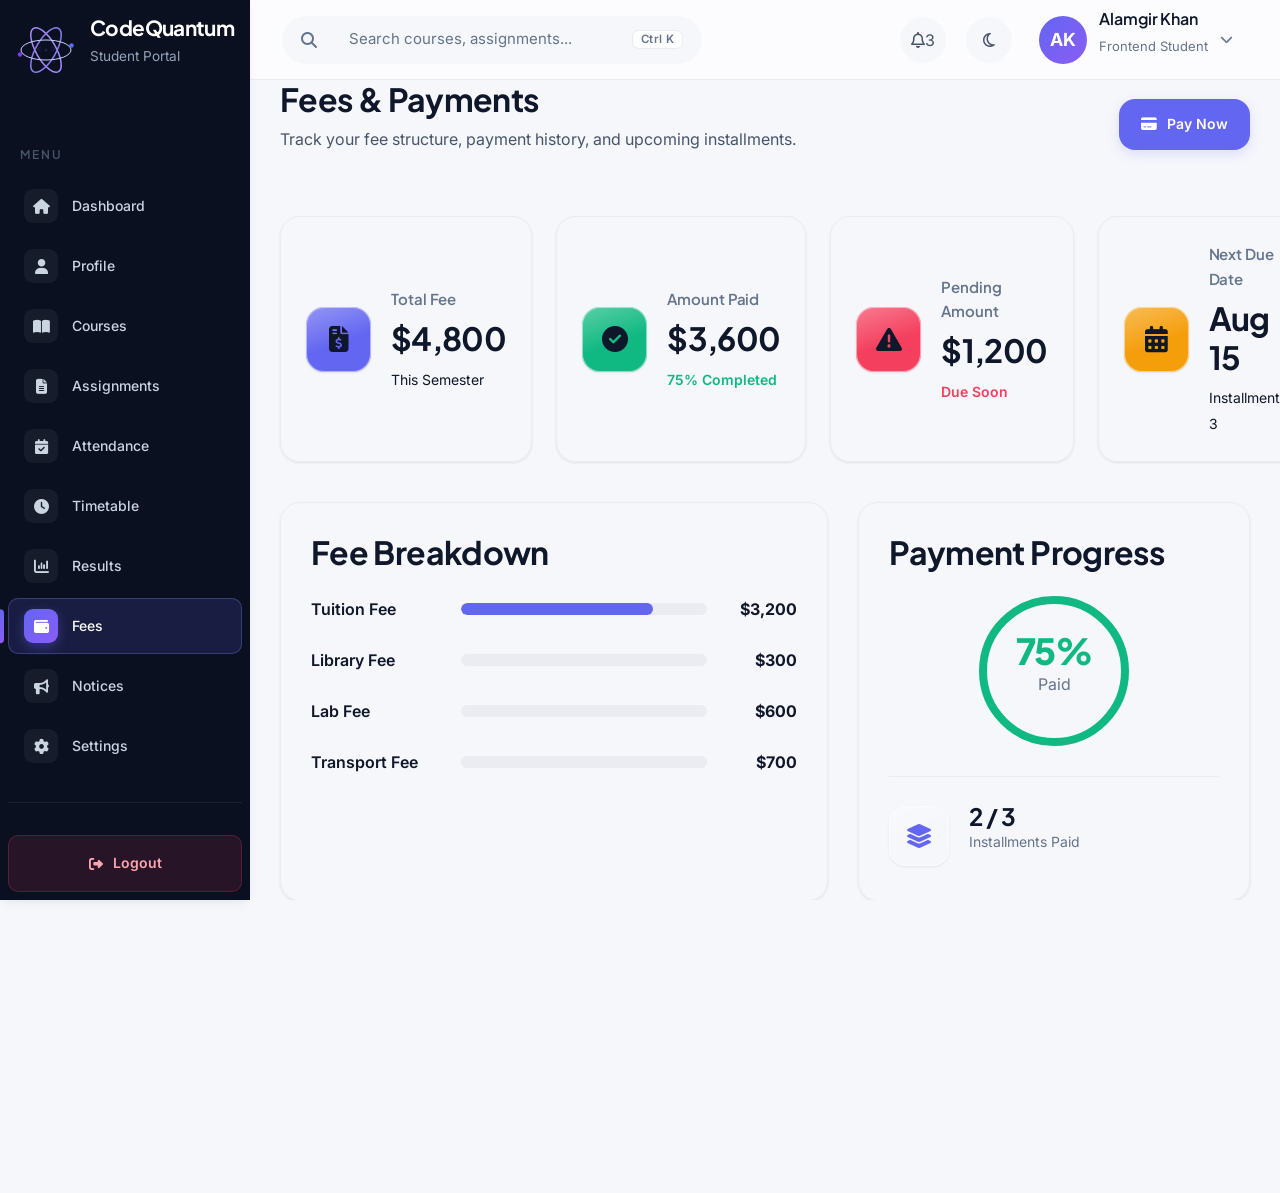
<file: pages/fees.html>
<!DOCTYPE html>
<html lang="en">

<head>
    <meta charset="UTF-8">
    <meta name="viewport" content="width=device-width, initial-scale=1.0">
    <title>Fees | CodeQuantum Student Portal</title>

    <!-- Apply saved theme before paint to avoid a flash of the wrong theme -->
    <script>
        (function () {
            try {
                var t = localStorage.getItem('cq_theme');
                if (t) document.documentElement.setAttribute('data-theme', JSON.parse(t));
            } catch (e) {}
        })();
    </script>

    <!-- Fonts -->
    <link rel="preconnect" href="https://fonts.googleapis.com">
    <link rel="preconnect" href="https://fonts.gstatic.com" crossorigin>
    <link rel="stylesheet"
        href="https://fonts.googleapis.com/css2?family=Inter:wght@300;400;500;600;700;800&family=Plus+Jakarta+Sans:wght@500;600;700;800&display=swap">

    <!-- Font Awesome -->
    <link rel="stylesheet" href="https://cdnjs.cloudflare.com/ajax/libs/font-awesome/6.6.0/css/all.min.css">

    <!-- Main CSS -->
    <link rel="stylesheet" href="../css/main.css">
</head>

<body>

    <div class="app">

        <!-- Sidebar -->
        <aside class="sidebar">

            <!-- Logo -->
            <div class="logo">

                <div class="atom-logo">

                    <svg viewBox="0 0 240 200" xmlns="http://www.w3.org/2000/svg">
 
                        <!-- Orbit Rings -->
                        <ellipse cx="120" cy="100" rx="100" ry="40"
                            fill="none"
                            stroke="#a78bfa"
                            stroke-width="6"
                            transform="rotate(60 120 100)" />
 
                        <ellipse cx="120" cy="100" rx="100" ry="40"
                            fill="none"
                            stroke="#8b7ff0"
                            stroke-width="6"
                            transform="rotate(-60 120 100)" />
 
                        <ellipse cx="120" cy="100" rx="100" ry="40"
                            fill="none"
                            stroke="#c7d2fe"
                            stroke-width="4" />
 
                        <!-- Electrons -->
                        <circle cx="16" cy="118" r="9" fill="#7c3aed" />
                        <circle cx="222" cy="82" r="9" fill="#5b6ee8" />
 
                        <!-- Center -->
                        <g transform="translate(120,100)">
                            <text
                                x="-38"
                                y="8"
                                font-family="Menlo, Consolas, monospace"
                                font-size="34"
                                font-weight="600"
                                fill="#1e2144">&lt;</text>
 
                            <circle cx="0" cy="0" r="6" fill="#1e2144" />
 
                            <text
                                x="18"
                                y="8"
                                font-family="Menlo, Consolas, monospace"
                                font-size="34"
                                font-weight="600"
                                fill="#1e2144">&gt;</text>
                        </g>
 
                    </svg>

                </div>

                <div class="logo-text">
                    <h1>CodeQuantum</h1>
                    <p>Student Portal</p>
                </div>

            </div>

            <!-- Navigation -->
            <nav class="navigation">

                <h3 class="menu-title">MENU</h3>

                <ul>

                    <li>
                        <a href="../index.html">
                            <i class="fa-solid fa-house"></i>
                            <span>Dashboard</span>
                        </a>
                    </li>

                    <li>
                        <a href="profile.html">
                            <i class="fa-solid fa-user"></i>
                            <span>Profile</span>
                        </a>
                    </li>

                    <li>
                        <a href="courses.html">
                            <i class="fa-solid fa-book-open"></i>
                            <span>Courses</span>
                        </a>
                    </li>

                    <li>
                        <a href="assignments.html">
                            <i class="fa-solid fa-file-lines"></i>
                            <span>Assignments</span>
                        </a>
                    </li>

                    <li>
                        <a href="attendance.html">
                            <i class="fa-solid fa-calendar-check"></i>
                            <span>Attendance</span>
                        </a>
                    </li>

                    <li>
                        <a href="timetables.html">
                            <i class="fa-solid fa-clock"></i>
                            <span>Timetable</span>
                        </a>
                    </li>

                    <li>
                        <a href="results.html">
                            <i class="fa-solid fa-chart-column"></i>
                            <span>Results</span>
                        </a>
                    </li>

                    <li>
                        <a href="fees.html" class="active" aria-current="page">
                            <i class="fa-solid fa-wallet"></i>
                            <span>Fees</span>
                        </a>
                    </li>

                    <li>
                        <a href="notices.html">
                            <i class="fa-solid fa-bullhorn"></i>
                            <span>Notices</span>
                        </a>
                    </li>

                    <li>
                        <a href="settings.html">
                            <i class="fa-solid fa-gear"></i>
                            <span>Settings</span>
                        </a>
                    </li>

                </ul>

            </nav>

            <!-- Logout -->
            <div class="logout">

                <button type="button">
 
                    <i class="fa-solid fa-right-from-bracket"></i>
 
                    <span>Logout</span>
 
                </button>

            </div>

        </aside>

        <!--  Main Content -->
        <main class="main-content">

            <!-- Header -->
            <header class="header">

                <!-- Header Left -->
                <div class="header-left">

                    <!-- Menu Button -->
                    <button type="button" id="menuToggle" class="menu-toggle" aria-label="Open Sidebar">
                        <i class="fa-solid fa-bars"></i>
                    </button>

                    <!-- Search -->
                    <div class="search-box">

                        <i class="fa-solid fa-magnifying-glass"></i>

                        <input type="search" placeholder="Search courses, assignments..." aria-label="Search">

                    </div>

                </div>

                <!-- Header Right -->
                <div class="header-right">

                    <!-- Notifications -->
                    <button type="button" class="icon-button" aria-label="Notifications">
                        <i class="fa-regular fa-bell"></i>
                        <span class="notification-badge">3</span>
                    </button>

                    <!-- Dark Mode -->
                    <button type="button" id="themeToggle" class="icon-button" aria-label="Toggle Theme">
                        <i class="fa-regular fa-moon"></i>
                    </button>

                    <!-- Profile -->
                    <div class="profile">

                        <div class="profile-avatar">
                            AK
                        </div>

                        <div class="profile-info">
                            <h4>Alamgir Khan</h4>
                            <p>Frontend Student</p>
                        </div>

                        <i class="fa-solid fa-chevron-down"></i>

                    </div>

                </div>

            </header>

            <!-- Fees -->
            <section class="fees-page">

                <!-- ========================================================= -->
                <!-- Page Header -->
                <!-- ========================================================= -->

                <div class="page-header">

                    <div class="page-title">

                        <h2>Fees &amp; Payments</h2>

                        <p>
                            Track your fee structure, payment history, and upcoming installments.
                        </p>

                    </div>

                    <button type="button" class="primary-btn">
 
                        <i class="fa-solid fa-credit-card"></i>
 
                        Pay Now
 
                    </button>

                </div>

                <!-- ========================================================= -->
                <!-- Fees Statistics -->
                <!-- ========================================================= -->
                <div class="fees-stats">

                    <!-- Total Fee -->
                    <div class="fees-card">
                        <div class="fees-icon total">
                            <i class="fa-solid fa-file-invoice-dollar"></i>
                        </div>
                        <div class="fees-info">
                            <h4>Total Fee</h4>
                            <h2>$4,800</h2>
                            <span>This Semester</span>
                        </div>
                    </div>

                    <!-- Paid Amount -->
                    <div class="fees-card">
                        <div class="fees-icon paid">
                            <i class="fa-solid fa-circle-check"></i>
                        </div>
                        <div class="fees-info">
                            <h4>Amount Paid</h4>
                            <h2>$3,600</h2>
                            <span class="positive">75% Completed</span>
                        </div>
                    </div>

                    <!-- Pending Amount -->
                    <div class="fees-card">
                        <div class="fees-icon pending">
                            <i class="fa-solid fa-triangle-exclamation"></i>
                        </div>
                        <div class="fees-info">
                            <h4>Pending Amount</h4>
                            <h2>$1,200</h2>
                            <span class="negative">Due Soon</span>
                        </div>
                    </div>

                    <!-- Next Due Date -->
                    <div class="fees-card">
                        <div class="fees-icon due">
                            <i class="fa-solid fa-calendar-days"></i>
                        </div>
                        <div class="fees-info">
                            <h4>Next Due Date</h4>
                            <h2>Aug 15</h2>
                            <span>Installment 3</span>
                        </div>
                    </div>

                </div>

                <!-- ========================================================= -->
                <!-- Fee Breakdown & Payment Progress -->
                <!-- ========================================================= -->
                <section class="fees-overview">

                    <!-- Fee Breakdown -->
                    <div class="fees-panel">

                        <div class="section-header">
                            <h2>Fee Breakdown</h2>
                        </div>

                        <div class="breakdown-list">

                            <div class="breakdown-item">
                                <span>Tuition Fee</span>
                                <div class="breakdown-bar">
                                    <div class="breakdown-fill tuition-fill" style="width:78%;"></div>
                                </div>
                                <strong>$3,200</strong>
                            </div>

                            <div class="breakdown-item">
                                <span>Library Fee</span>
                                <div class="breakdown-bar">
                                    <div class="breakdown-fill library-fill" style="width:20%;"></div>
                                </div>
                                <strong>$300</strong>
                            </div>

                            <div class="breakdown-item">
                                <span>Lab Fee</span>
                                <div class="breakdown-bar">
                                    <div class="breakdown-fill lab-fill" style="width:25%;"></div>
                                </div>
                                <strong>$600</strong>
                            </div>

                            <div class="breakdown-item">
                                <span>Transport Fee</span>
                                <div class="breakdown-bar">
                                    <div class="breakdown-fill transport-fill" style="width:18%;"></div>
                                </div>
                                <strong>$700</strong>
                            </div>

                        </div>

                    </div>

                    <!-- Payment Progress -->
                    <div class="fees-panel">

                        <div class="section-header">
                            <h2>Payment Progress</h2>
                        </div>

                        <div class="payment-circle">
                            <h1>75%</h1>
                            <p>Paid</p>
                        </div>

                        <div class="installment-box">
                            <i class="fa-solid fa-layer-group"></i>
                            <div class="installment-info">
                                <h2>2 / 3</h2>
                                <p>Installments Paid</p>
                            </div>
                        </div>

                    </div>

                </section>

                <!-- ========================================================= -->
                <!-- Payment History -->
                <!-- ========================================================= -->
                <section class="payment-history">

                    <div class="section-header">
                        <h2>Payment History</h2>
                        <button type="button" class="primary-btn" id="downloadStatementBtn">
                            <i class="fa-solid fa-download"></i>
                            Download Statement
                        </button>
                    </div>

                    <div class="table-wrapper">
                        <table class="fees-table">
                            <thead>
                                <tr>
                                    <th scope="col">Receipt No.</th>
                                    <th scope="col">Description</th>
                                    <th scope="col">Date</th>
                                    <th scope="col">Amount</th>
                                    <th scope="col">Status</th>
                                </tr>
                            </thead>
                            <tbody>
                                <tr>
                                    <td>#RC-1042</td>
                                    <td>Installment 1 — Tuition &amp; Lab</td>
                                    <td>Mar 10, 2026</td>
                                    <td>$1,800</td>
                                    <td><span class="payment-status paid">Paid</span></td>
                                </tr>
                                <tr>
                                    <td>#RC-1078</td>
                                    <td>Installment 2 — Library &amp; Transport</td>
                                    <td>May 15, 2026</td>
                                    <td>$1,800</td>
                                    <td><span class="payment-status paid">Paid</span></td>
                                </tr>
                                <tr>
                                    <td>#RC-1103</td>
                                    <td>Installment 3 — Final Balance</td>
                                    <td>Aug 15, 2026</td>
                                    <td>$1,200</td>
                                    <td><span class="payment-status pending">Pending</span></td>
                                </tr>
                            </tbody>
                        </table>
                    </div>

                </section>

            </section>

        </main>

    </div>

    <!-- Config -->
    <script src="../js/config/config.js"></script>

    <!-- Utils -->
    <script src="../js/utils/constants.js"></script>
    <script src="../js/utils/storage.js"></script>
    <script src="../js/utils/helpers.js"></script>
    <script src="../js/utils/validators.js"></script>
    <script src="../js/utils/formatter.js"></script>

    <!-- Components -->
    <script src="../js/components/toast.js"></script>
    <script src="../js/components/navbar.js"></script>
    <script src="../js/components/sidebar.js"></script>
    <script src="../js/components/modal.js"></script>

    <!-- Pages -->
    <script src="../js/pages/fees.js"></script>

    <!-- App -->
    <script src="../js/app.js"></script>

</body>

</html>
</file>
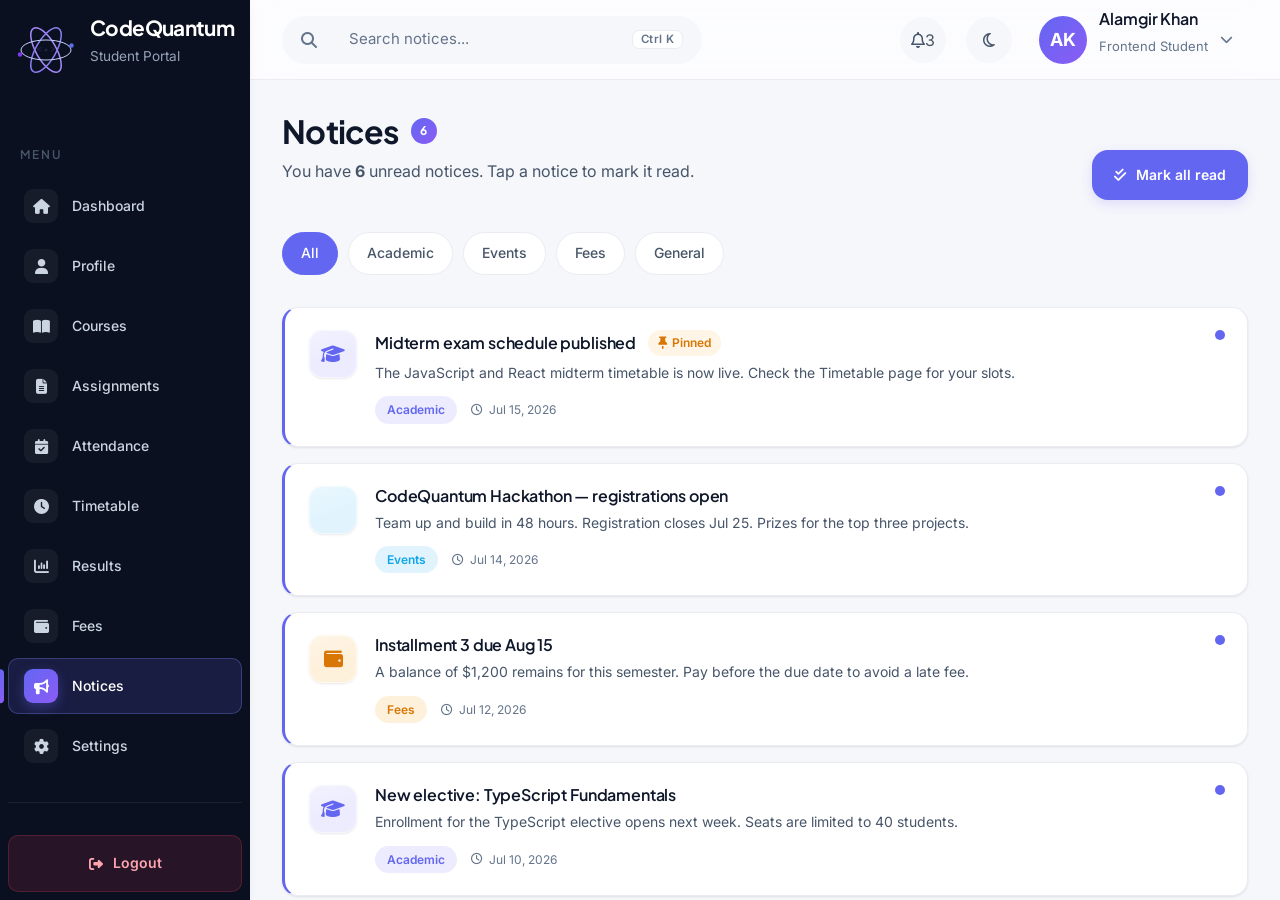
<file: pages/notices.html>
<!DOCTYPE html>
<html lang="en">

<head>
    <meta charset="UTF-8">
    <meta name="viewport" content="width=device-width, initial-scale=1.0">
    <title>Notices | CodeQuantum Student Portal</title>

    <!-- Apply saved theme before paint to avoid a flash of the wrong theme -->
    <script>
        (function () {
            try {
                var t = localStorage.getItem('cq_theme');
                if (t) document.documentElement.setAttribute('data-theme', JSON.parse(t));
            } catch (e) {}
        })();
    </script>

    <!-- Fonts -->
    <link rel="preconnect" href="https://fonts.googleapis.com">
    <link rel="preconnect" href="https://fonts.gstatic.com" crossorigin>
    <link rel="stylesheet"
        href="https://fonts.googleapis.com/css2?family=Inter:wght@300;400;500;600;700;800&family=Plus+Jakarta+Sans:wght@500;600;700;800&display=swap">

    <!-- Font Awesome -->
    <link rel="stylesheet" href="https://cdnjs.cloudflare.com/ajax/libs/font-awesome/6.6.0/css/all.min.css">

    <!-- Main CSS -->
    <link rel="stylesheet" href="../css/main.css">
</head>

<body>

    <div class="app">

        <!-- Sidebar -->
        <aside class="sidebar">

            <!-- Logo -->
            <div class="logo">

                <div class="atom-logo">

                    <svg viewBox="0 0 240 200" xmlns="http://www.w3.org/2000/svg">

                        <ellipse cx="120" cy="100" rx="100" ry="40" fill="none" stroke="#a78bfa" stroke-width="6"
                            transform="rotate(60 120 100)" />
                        <ellipse cx="120" cy="100" rx="100" ry="40" fill="none" stroke="#8b7ff0" stroke-width="6"
                            transform="rotate(-60 120 100)" />
                        <ellipse cx="120" cy="100" rx="100" ry="40" fill="none" stroke="#c7d2fe" stroke-width="4" />

                        <circle cx="16" cy="118" r="9" fill="#7c3aed" />
                        <circle cx="222" cy="82" r="9" fill="#5b6ee8" />

                        <g transform="translate(120,100)">
                            <text x="-38" y="8" font-family="Menlo, Consolas, monospace" font-size="34"
                                font-weight="600" fill="#1e2144">&lt;</text>
                            <circle cx="0" cy="0" r="6" fill="#1e2144" />
                            <text x="18" y="8" font-family="Menlo, Consolas, monospace" font-size="34" font-weight="600"
                                fill="#1e2144">&gt;</text>
                        </g>

                    </svg>

                </div>

                <div class="logo-text">
                    <h1>CodeQuantum</h1>
                    <p>Student Portal</p>
                </div>

            </div>

            <!-- Navigation -->
            <nav class="navigation">

                <h3 class="menu-title">MENU</h3>

                <ul>

                    <li>
                        <a href="../index.html">
                            <i class="fa-solid fa-house"></i>
                            <span>Dashboard</span>
                        </a>
                    </li>

                    <li>
                        <a href="profile.html">
                            <i class="fa-solid fa-user"></i>
                            <span>Profile</span>
                        </a>
                    </li>

                    <li>
                        <a href="courses.html">
                            <i class="fa-solid fa-book-open"></i>
                            <span>Courses</span>
                        </a>
                    </li>

                    <li>
                        <a href="assignments.html">
                            <i class="fa-solid fa-file-lines"></i>
                            <span>Assignments</span>
                        </a>
                    </li>

                    <li>
                        <a href="attendance.html">
                            <i class="fa-solid fa-calendar-check"></i>
                            <span>Attendance</span>
                        </a>
                    </li>

                    <li>
                        <a href="timetables.html">
                            <i class="fa-solid fa-clock"></i>
                            <span>Timetable</span>
                        </a>
                    </li>

                    <li>
                        <a href="results.html">
                            <i class="fa-solid fa-chart-column"></i>
                            <span>Results</span>
                        </a>
                    </li>

                    <li>
                        <a href="fees.html">
                            <i class="fa-solid fa-wallet"></i>
                            <span>Fees</span>
                        </a>
                    </li>

                    <li>
                        <a href="notices.html" class="active" aria-current="page">
                            <i class="fa-solid fa-bullhorn"></i>
                            <span>Notices</span>
                        </a>
                    </li>

                    <li>
                        <a href="settings.html">
                            <i class="fa-solid fa-gear"></i>
                            <span>Settings</span>
                        </a>
                    </li>

                </ul>

            </nav>

            <!-- Logout -->
            <div class="logout">
                <button type="button">
                    <i class="fa-solid fa-right-from-bracket"></i>
                    <span>Logout</span>
                </button>
            </div>

        </aside>

        <!-- Main Content -->
        <main class="main-content">

            <!-- Header -->
            <header class="header">

                <div class="header-left">
                    <button type="button" id="menuToggle" class="menu-toggle" aria-label="Open Sidebar">
                        <i class="fa-solid fa-bars"></i>
                    </button>
                    <div class="search-box">
                        <i class="fa-solid fa-magnifying-glass"></i>
                        <input type="search" placeholder="Search notices..." aria-label="Search">
                    </div>
                </div>

                <div class="header-right">
                    <button type="button" class="icon-button" aria-label="Notifications">
                        <i class="fa-regular fa-bell"></i>
                        <span class="notification-badge">3</span>
                    </button>
                    <button type="button" id="themeToggle" class="icon-button" aria-label="Toggle Theme">
                        <i class="fa-regular fa-moon"></i>
                    </button>
                    <div class="profile">
                        <div class="profile-avatar">AK</div>
                        <div class="profile-info">
                            <h4>Alamgir Khan</h4>
                            <p>Frontend Student</p>
                        </div>
                        <i class="fa-solid fa-chevron-down"></i>
                    </div>
                </div>

            </header>

            <!-- Notices -->
            <section class="notices-page">

                <!-- Page Header -->
                <div class="page-header">
                    <div class="page-title">
                        <h2>Notices
                            <span class="notices-unread-badge" id="noticesUnreadBadge">3</span>
                        </h2>
                        <p>You have <strong id="unreadCount">0</strong> unread notices. Tap a notice to mark it read.</p>
                    </div>
                    <button type="button" class="primary-btn" id="markAllReadBtn">
                        <i class="fa-solid fa-check-double"></i>
                        Mark all read
                    </button>
                </div>

                <!-- Filters -->
                <div class="notices-filters" role="tablist" aria-label="Filter notices by category">
                    <button type="button" class="notices-filter active" data-filter="all">All</button>
                    <button type="button" class="notices-filter" data-filter="academic">Academic</button>
                    <button type="button" class="notices-filter" data-filter="events">Events</button>
                    <button type="button" class="notices-filter" data-filter="fees">Fees</button>
                    <button type="button" class="notices-filter" data-filter="general">General</button>
                </div>

                <!-- Feed (rendered by notices.js) -->
                <div class="notices-feed" id="noticesFeed"></div>

            </section>

        </main>

    </div>

    <!-- Config -->
    <script src="../js/config/config.js"></script>

    <!-- Utils -->
    <script src="../js/utils/constants.js"></script>
    <script src="../js/utils/storage.js"></script>
    <script src="../js/utils/helpers.js"></script>
    <script src="../js/utils/validators.js"></script>
    <script src="../js/utils/formatter.js"></script>

    <!-- Components -->
    <script src="../js/components/toast.js"></script>
    <script src="../js/components/navbar.js"></script>
    <script src="../js/components/sidebar.js"></script>
    <script src="../js/components/modal.js"></script>

    <!-- Pages -->
    <script src="../js/pages/notices.js"></script>

    <!-- App -->
    <script src="../js/app.js"></script>

</body>

</html>
</file>
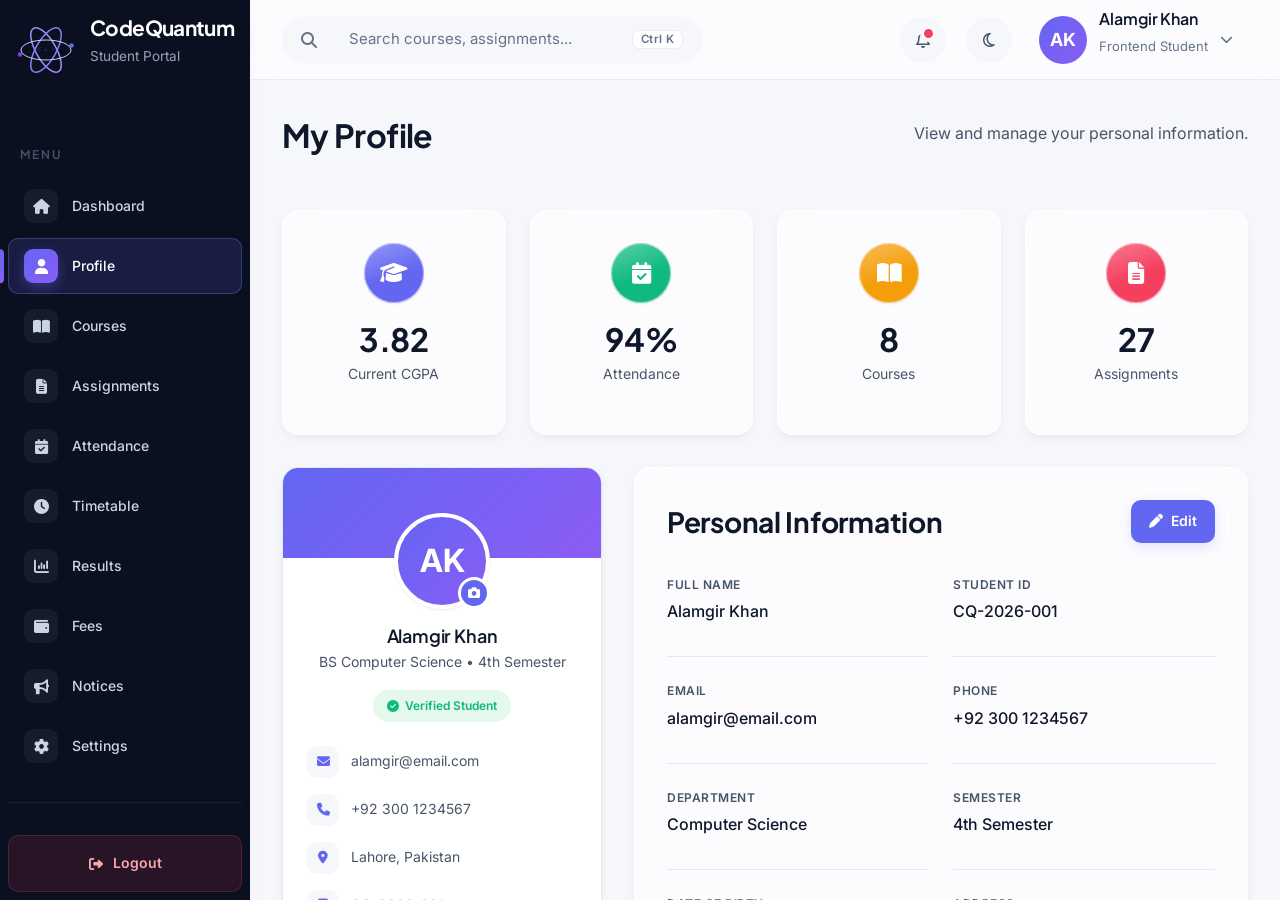
<file: pages/profile.html>
<!DOCTYPE html>
<html lang="en">

<head>
    <meta charset="UTF-8">
    <meta name="viewport" content="width=device-width, initial-scale=1.0">
    <meta name="description" content="CodeQuantum Student Portal — view and manage your personal and academic information.">
    <title>CodeQuantum Student Portal - Profile</title>

    <!-- Apply saved theme before paint to avoid a flash of the wrong theme -->
    <script>
        (function () {
            try {
                var t = localStorage.getItem('cq_theme');
                if (t) document.documentElement.setAttribute('data-theme', JSON.parse(t));
            } catch (e) {}
        })();
    </script>

    <!-- Fonts -->
    <link rel="preconnect" href="https://fonts.googleapis.com">
    <link rel="preconnect" href="https://fonts.gstatic.com" crossorigin>
    <link rel="stylesheet"
        href="https://fonts.googleapis.com/css2?family=Inter:wght@300;400;500;600;700;800&family=Plus+Jakarta+Sans:wght@500;600;700;800&display=swap">

    <!-- Font Awesome -->
    <link rel="stylesheet" href="https://cdnjs.cloudflare.com/ajax/libs/font-awesome/6.6.0/css/all.min.css">

    <!-- Main CSS -->
    <link rel="stylesheet" href="../css/main.css">
</head>

<body>

    <div class="app">

        <!-- Sidebar -->
        <aside class="sidebar">

            <!-- Logo -->
            <div class="logo">

                <div class="atom-logo">

                    <svg viewBox="0 0 240 200" xmlns="http://www.w3.org/2000/svg">
 
                        <!-- Orbit Rings -->
                        <ellipse cx="120" cy="100" rx="100" ry="40"
                            fill="none"
                            stroke="#a78bfa"
                            stroke-width="6"
                            transform="rotate(60 120 100)" />
 
                        <ellipse cx="120" cy="100" rx="100" ry="40"
                            fill="none"
                            stroke="#8b7ff0"
                            stroke-width="6"
                            transform="rotate(-60 120 100)" />
 
                        <ellipse cx="120" cy="100" rx="100" ry="40"
                            fill="none"
                            stroke="#c7d2fe"
                            stroke-width="4" />
 
                        <!-- Electrons -->
                        <circle cx="16" cy="118" r="9" fill="#7c3aed" />
                        <circle cx="222" cy="82" r="9" fill="#5b6ee8" />
 
                        <!-- Center -->
                        <g transform="translate(120,100)">
                            <text
                                x="-38"
                                y="8"
                                font-family="Menlo, Consolas, monospace"
                                font-size="34"
                                font-weight="600"
                                fill="#1e2144">&lt;</text>
 
                            <circle cx="0" cy="0" r="6" fill="#1e2144" />
 
                            <text
                                x="18"
                                y="8"
                                font-family="Menlo, Consolas, monospace"
                                font-size="34"
                                font-weight="600"
                                fill="#1e2144">&gt;</text>
                        </g>
 
                    </svg>

                </div>

                <div class="logo-text">
                    <h1>CodeQuantum</h1>
                    <p>Student Portal</p>
                </div>

            </div>

            <!-- Navigation -->
            <nav class="navigation">

                <h3 class="menu-title">MENU</h3>

                <ul>

                    <li>
                        <a href="../index.html">
                            <i class="fa-solid fa-house"></i>
                            <span>Dashboard</span>
                        </a>
                    </li>

                    <li>
                        <a href="profile.html" class="active" aria-current="page">
                            <i class="fa-solid fa-user"></i>
                            <span>Profile</span>
                        </a>
                    </li>

                    <li>
                        <a href="courses.html">
                            <i class="fa-solid fa-book-open"></i>
                            <span>Courses</span>
                        </a>
                    </li>

                    <li>
                        <a href="assignments.html">
                            <i class="fa-solid fa-file-lines"></i>
                            <span>Assignments</span>
                        </a>
                    </li>

                    <li>
                        <a href="attendance.html">
                            <i class="fa-solid fa-calendar-check"></i>
                            <span>Attendance</span>
                        </a>
                    </li>

                    <li>
                        <a href="timetables.html">
                            <i class="fa-solid fa-clock"></i>
                            <span>Timetable</span>
                        </a>
                    </li>

                    <li>
                        <a href="results.html">
                            <i class="fa-solid fa-chart-column"></i>
                            <span>Results</span>
                        </a>
                    </li>

                    <li>
                        <a href="fees.html">
                            <i class="fa-solid fa-wallet"></i>
                            <span>Fees</span>
                        </a>
                    </li>

                    <li>
                        <a href="notices.html">
                            <i class="fa-solid fa-bullhorn"></i>
                            <span>Notices</span>
                        </a>
                    </li>

                    <li>
                        <a href="settings.html">
                            <i class="fa-solid fa-gear"></i>
                            <span>Settings</span>
                        </a>
                    </li>

                </ul>

            </nav>

            <!-- Logout -->
            <div class="logout">

                <button type="button">
 
                    <i class="fa-solid fa-right-from-bracket"></i>
 
                    <span>Logout</span>
 
                </button>

            </div>

        </aside>

        <!--  Main Content -->
        <main class="main-content">

            <!-- Header -->
            <header class="header">

                <!-- Header Left -->
                <div class="header-left">

                    <!-- Menu Button -->
                    <button class="menu-toggle" id="menuToggle" type="button" aria-label="Open Sidebar" aria-expanded="true">
                        <i class="fa-solid fa-bars"></i>
                    </button>

                    <!-- Search -->
                    <div class="search-box">

                        <i class="fa-solid fa-magnifying-glass"></i>

                        <input type="search" placeholder="Search courses, assignments..." aria-label="Search">

                    </div>

                </div>

                <!-- Header Right -->
                <div class="header-right">

                    <!-- Notifications -->
                    <button class="icon-button has-badge" type="button" aria-label="Notifications">
                        <i class="fa-regular fa-bell"></i>
                    </button>

                    <!-- Dark Mode -->
                    <button class="icon-button" id="themeToggle" type="button" aria-label="Toggle Theme">
                        <i class="fa-regular fa-moon"></i>
                    </button>

                    <!-- Profile -->
                    <div class="profile" tabindex="0">

                        <div class="profile-avatar">
                            AK
                        </div>

                        <div class="profile-info">
                            <h4>Alamgir Khan</h4>
                            <p>Frontend Student</p>
                        </div>

                        <i class="fa-solid fa-chevron-down"></i>

                    </div>

                </div>

            </header>

            <!-- Profile -->
            <section class="profile-page">

                <!-- Page Header -->
                <div class="page-header">
                    <h2>My Profile</h2>
                    <p>View and manage your personal information.</p>
                </div>

                <!-- ========================================================= -->
                <!-- Performance Statistics -->
                <!-- ========================================================= -->
                <div class="profile-stats">

                    <div class="profile-stat-card">
                        <div class="stat-icon cgpa">
                            <i class="fa-solid fa-graduation-cap"></i>
                        </div>
                        <h3>3.82</h3>
                        <p>Current CGPA</p>
                    </div>

                    <div class="profile-stat-card">
                        <div class="stat-icon attendance">
                            <i class="fa-solid fa-calendar-check"></i>
                        </div>
                        <h3>94%</h3>
                        <p>Attendance</p>
                    </div>

                    <div class="profile-stat-card">
                        <div class="stat-icon courses">
                            <i class="fa-solid fa-book-open"></i>
                        </div>
                        <h3>8</h3>
                        <p>Courses</p>
                    </div>

                    <div class="profile-stat-card">
                        <div class="stat-icon assignment">
                            <i class="fa-solid fa-file-lines"></i>
                        </div>
                        <h3>27</h3>
                        <p>Assignments</p>
                    </div>

                </div>

                <!-- Profile Content -->
                <div class="profile-container">

                    <!-- Left Card -->
                    <div class="profile-card">

                        <div class="profile-card-cover"></div>

                        <div class="profile-card-avatar-wrap">
                            <div class="profile-card-avatar">AK</div>
                            <button class="avatar-edit-btn" type="button" aria-label="Change profile photo">
                                <i class="fa-solid fa-camera"></i>
                            </button>
                        </div>

                        <h3 class="profile-card-name">Alamgir Khan</h3>
                        <p class="profile-card-role">BS Computer Science • 4th Semester</p>

                        <span class="profile-card-badge">
                            <i class="fa-solid fa-circle-check"></i>
                            Verified Student
                        </span>

                        <ul class="profile-card-info">

                            <li>
                                <i class="fa-solid fa-envelope"></i>
                                <span>alamgir@email.com</span>
                            </li>

                            <li>
                                <i class="fa-solid fa-phone"></i>
                                <span>+92 300 1234567</span>
                            </li>

                            <li>
                                <i class="fa-solid fa-location-dot"></i>
                                <span>Lahore, Pakistan</span>
                            </li>

                            <li>
                                <i class="fa-solid fa-id-badge"></i>
                                <span>CQ-2026-001</span>
                            </li>

                        </ul>

                        <button class="profile-card-cta" type="button">
                            <i class="fa-solid fa-share-nodes"></i>
                            Share Profile
                        </button>

                    </div>

                    <!-- Right Information -->
                    <div class="profile-details">

                        <div class="details-card">

                            <div class="section-title">
                                <h3>Personal Information</h3>
                                <button class="edit-btn" type="button">
                                    <i class="fa-solid fa-pen"></i>
                                    Edit
                                </button>
                            </div>

                            <div class="details-grid">

                                <div class="detail-item">
                                    <label>Full Name</label>
                                    <p>Alamgir Khan</p>
                                </div>

                                <div class="detail-item">
                                    <label>Student ID</label>
                                    <p>CQ-2026-001</p>
                                </div>

                                <div class="detail-item">
                                    <label>Email</label>
                                    <p>alamgir@email.com</p>
                                </div>

                                <div class="detail-item">
                                    <label>Phone</label>
                                    <p>+92 300 1234567</p>
                                </div>

                                <div class="detail-item">
                                    <label>Department</label>
                                    <p>Computer Science</p>
                                </div>

                                <div class="detail-item">
                                    <label>Semester</label>
                                    <p>4th Semester</p>
                                </div>

                                <div class="detail-item">
                                    <label>Date of Birth</label>
                                    <p>15 August 2005</p>
                                </div>

                                <div class="detail-item">
                                    <label>Address</label>
                                    <p>Lahore, Pakistan</p>
                                </div>

                            </div>

                        </div>

                        <!-- Academic Information -->
                        <div class="details-card">

                            <div class="section-title">
                                <h3>Academic Information</h3>
                            </div>

                            <div class="details-grid">

                                <div class="detail-item">
                                    <label>Department</label>
                                    <p>Computer Science</p>
                                </div>

                                <div class="detail-item">
                                    <label>Program</label>
                                    <p>BS Computer Science</p>
                                </div>

                                <div class="detail-item">
                                    <label>Semester</label>
                                    <p>4th Semester</p>
                                </div>

                                <div class="detail-item">
                                    <label>Batch</label>
                                    <p>2024 - 2028</p>
                                </div>

                                <div class="detail-item">
                                    <label>CGPA</label>
                                    <p>3.82 / 4.00</p>
                                </div>

                                <div class="detail-item">
                                    <label>Attendance</label>
                                    <p>94%</p>
                                </div>

                                <div class="detail-item">
                                    <label>Credits Completed</label>
                                    <p>72 / 136</p>
                                </div>

                                <div class="detail-item">
                                    <label>Academic Advisor</label>
                                    <p>Dr. Ahmed Hassan</p>
                                </div>

                            </div>

                        </div>

                    </div>

                </div>

            </section>

        </main>

    </div>

    <!-- Config -->
    <script src="../js/config/config.js"></script>

    <!-- Utils -->
    <script src="../js/utils/constants.js"></script>
    <script src="../js/utils/storage.js"></script>
    <script src="../js/utils/helpers.js"></script>
    <script src="../js/utils/validators.js"></script>
    <script src="../js/utils/formatter.js"></script>

    <!-- Components -->
    <script src="../js/components/toast.js"></script>
    <script src="../js/components/navbar.js"></script>
    <script src="../js/components/sidebar.js"></script>
    <script src="../js/components/modal.js"></script>

    <!-- Pages -->
    <script src="../js/pages/profile.js"></script>

    <!-- App -->
    <script src="../js/app.js"></script>

</body>

</html>
</file>
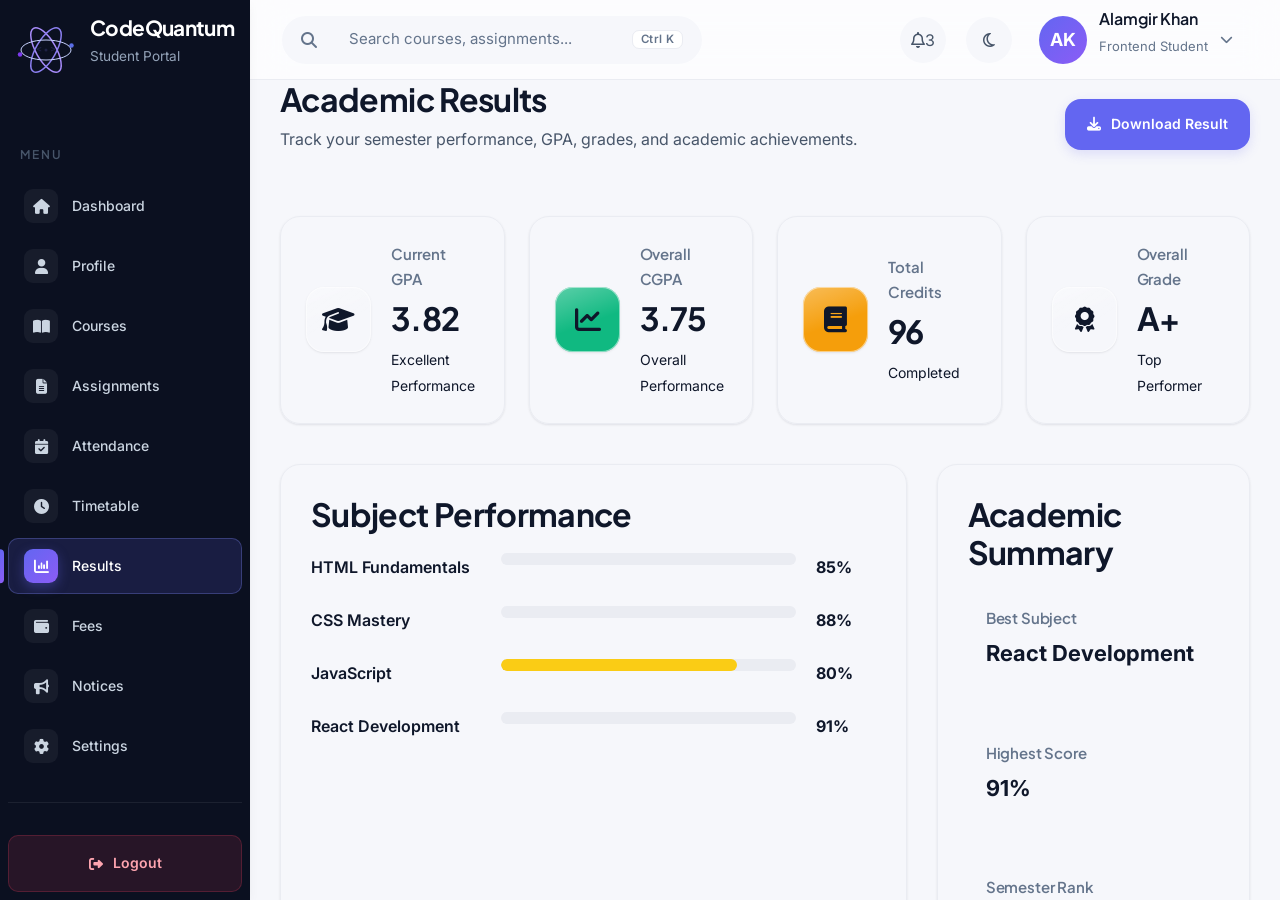
<file: pages/results.html>
<!DOCTYPE html>
<html lang="en">

<head>
    <meta charset="UTF-8">
    <meta name="viewport" content="width=device-width, initial-scale=1.0">
    <title>Results | CodeQuantum Student Portal</title>

    <!-- Apply saved theme before paint to avoid a flash of the wrong theme -->
    <script>
        (function () {
            try {
                var t = localStorage.getItem('cq_theme');
                if (t) document.documentElement.setAttribute('data-theme', JSON.parse(t));
            } catch (e) {}
        })();
    </script>

    <!-- Fonts -->
    <link rel="preconnect" href="https://fonts.googleapis.com">
    <link rel="preconnect" href="https://fonts.gstatic.com" crossorigin>
    <link rel="stylesheet"
        href="https://fonts.googleapis.com/css2?family=Inter:wght@300;400;500;600;700;800&family=Plus+Jakarta+Sans:wght@500;600;700;800&display=swap">

    <!-- Font Awesome -->
    <link rel="stylesheet" href="https://cdnjs.cloudflare.com/ajax/libs/font-awesome/6.6.0/css/all.min.css">

    <!-- Main CSS -->
    <link rel="stylesheet" href="../css/main.css">
</head>

<body>

    <div class="app">

        <!-- Sidebar -->
        <aside class="sidebar">

            <!-- Logo -->
            <div class="logo">

                <div class="atom-logo">

                    <svg viewBox="0 0 240 200" xmlns="http://www.w3.org/2000/svg">
 
                        <!-- Orbit Rings -->
                        <ellipse cx="120" cy="100" rx="100" ry="40"
                            fill="none"
                            stroke="#a78bfa"
                            stroke-width="6"
                            transform="rotate(60 120 100)" />
 
                        <ellipse cx="120" cy="100" rx="100" ry="40"
                            fill="none"
                            stroke="#8b7ff0"
                            stroke-width="6"
                            transform="rotate(-60 120 100)" />
 
                        <ellipse cx="120" cy="100" rx="100" ry="40"
                            fill="none"
                            stroke="#c7d2fe"
                            stroke-width="4" />
 
                        <!-- Electrons -->
                        <circle cx="16" cy="118" r="9" fill="#7c3aed" />
                        <circle cx="222" cy="82" r="9" fill="#5b6ee8" />
 
                        <!-- Center -->
                        <g transform="translate(120,100)">
                            <text
                                x="-38"
                                y="8"
                                font-family="Menlo, Consolas, monospace"
                                font-size="34"
                                font-weight="600"
                                fill="#1e2144">&lt;</text>
 
                            <circle cx="0" cy="0" r="6" fill="#1e2144" />
 
                            <text
                                x="18"
                                y="8"
                                font-family="Menlo, Consolas, monospace"
                                font-size="34"
                                font-weight="600"
                                fill="#1e2144">&gt;</text>
                        </g>
 
                    </svg>

                </div>

                <div class="logo-text">
                    <h1>CodeQuantum</h1>
                    <p>Student Portal</p>
                </div>

            </div>

            <!-- Navigation -->
            <nav class="navigation">

                <h3 class="menu-title">MENU</h3>

                <ul>

                    <li>
                        <a href="../index.html">
                            <i class="fa-solid fa-house"></i>
                            <span>Dashboard</span>
                        </a>
                    </li>

                    <li>
                        <a href="profile.html">
                            <i class="fa-solid fa-user"></i>
                            <span>Profile</span>
                        </a>
                    </li>

                    <li>
                        <a href="courses.html">
                            <i class="fa-solid fa-book-open"></i>
                            <span>Courses</span>
                        </a>
                    </li>

                    <li>
                        <a href="assignments.html">
                            <i class="fa-solid fa-file-lines"></i>
                            <span>Assignments</span>
                        </a>
                    </li>

                    <li>
                        <a href="attendance.html">
                            <i class="fa-solid fa-calendar-check"></i>
                            <span>Attendance</span>
                        </a>
                    </li>

                    <li>
                        <a href="timetables.html">
                            <i class="fa-solid fa-clock"></i>
                            <span>Timetable</span>
                        </a>
                    </li>

                    <li>
                        <a href="results.html" class="active" aria-current="page">
                            <i class="fa-solid fa-chart-column"></i>
                            <span>Results</span>
                        </a>
                    </li>

                    <li>
                        <a href="fees.html">
                            <i class="fa-solid fa-wallet"></i>
                            <span>Fees</span>
                        </a>
                    </li>

                    <li>
                        <a href="notices.html">
                            <i class="fa-solid fa-bullhorn"></i>
                            <span>Notices</span>
                        </a>
                    </li>

                    <li>
                        <a href="settings.html">
                            <i class="fa-solid fa-gear"></i>
                            <span>Settings</span>
                        </a>
                    </li>

                </ul>

            </nav>

            <!-- Logout -->
            <div class="logout">

                <button type="button">
 
                    <i class="fa-solid fa-right-from-bracket"></i>
 
                    <span>Logout</span>
 
                </button>

            </div>

        </aside>

        <!--  Main Content -->
        <main class="main-content">

            <!-- Header -->
            <header class="header">

                <!-- Header Left -->
                <div class="header-left">

                    <!-- Menu Button -->
                    <button type="button" id="menuToggle" class="menu-toggle" aria-label="Open Sidebar">
                        <i class="fa-solid fa-bars"></i>
                    </button>

                    <!-- Search -->
                    <div class="search-box">

                        <i class="fa-solid fa-magnifying-glass"></i>

                        <input type="search" placeholder="Search courses, assignments..." aria-label="Search">

                    </div>

                </div>

                <!-- Header Right -->
                <div class="header-right">

                    <!-- Notifications -->
                    <button type="button" class="icon-button" aria-label="Notifications">
                        <i class="fa-regular fa-bell"></i>
                        <span class="notification-badge">3</span>
                    </button>

                    <!-- Dark Mode -->
                    <button type="button" id="themeToggle" class="icon-button" aria-label="Toggle Theme">
                        <i class="fa-regular fa-moon"></i>
                    </button>

                    <!-- Profile -->
                    <div class="profile">

                        <div class="profile-avatar">
                            AK
                        </div>

                        <div class="profile-info">
                            <h4>Alamgir Khan</h4>
                            <p>Frontend Student</p>
                        </div>

                        <i class="fa-solid fa-chevron-down"></i>

                    </div>

                </div>

            </header>

            <!-- Results -->
            <section class="results-page">

                <!-- ========================================================= -->
                <!-- Page Header -->
                <!-- ========================================================= -->

                <div class="page-header">

                    <div class="page-title">

                        <h2>Academic Results</h2>

                        <p>
                            Track your semester performance, GPA, grades, and academic achievements.
                        </p>

                    </div>

                    <button type="button" class="primary-btn">
 
                        <i class="fa-solid fa-download"></i>
 
                        Download Result
 
                    </button>

                </div>

                <!-- ========================================================= -->
                <!-- Results Statistics -->
                <!-- ========================================================= -->
                <div class="results-stats">

                    <!-- Current GPA -->
                    <div class="result-card">
                        <div class="result-icon gpa">
                            <i class="fa-solid fa-graduation-cap"></i>
                        </div>
                        <div class="result-info">
                            <h4>Current GPA</h4>
                            <h2>3.82</h2>
                            <span>Excellent Performance</span>
                        </div>
                    </div>

                    <!-- CGPA -->
                    <div class="result-card">
                        <div class="result-icon cgpa">
                            <i class="fa-solid fa-chart-line"></i>
                        </div>
                        <div class="result-info">
                            <h4>Overall CGPA</h4>
                            <h2>3.75</h2>
                            <span>Overall Performance</span>
                        </div>
                    </div>

                    <!-- Credits -->
                    <div class="result-card">
                        <div class="result-icon credits">
                            <i class="fa-solid fa-book"></i>
                        </div>
                        <div class="result-info">
                            <h4>Total Credits</h4>
                            <h2>96</h2>
                            <span>Completed</span>
                        </div>
                    </div>

                    <!-- Grade -->
                    <div class="result-card">
                        <div class="result-icon grade">
                            <i class="fa-solid fa-award"></i>
                        </div>
                        <div class="result-info">
                            <h4>Overall Grade</h4>
                            <h2>A+</h2>
                            <span>Top Performer</span>
                        </div>
                    </div>

                </div>

                <!-- ========================================================= -->
                <!-- Academic Performance -->
                <!-- ========================================================= -->
                <section class="performance-dashboard">

                    <!-- Subject Performance -->
                    <div class="performance-card">

                        <div class="section-header">
                            <h2>Subject Performance</h2>
                        </div>

                        <div class="progress-list">

                            <div class="progress-item">
                                <span>HTML Fundamentals</span>
                                <div class="progress-bar">
                                    <div class="progress-fill html-progress" style="width:85%;"></div>
                                </div>
                                <strong>85%</strong>
                            </div>

                            <div class="progress-item">
                                <span>CSS Mastery</span>
                                <div class="progress-bar">
                                    <div class="progress-fill css-progress" style="width:88%;"></div>
                                </div>
                                <strong>88%</strong>
                            </div>

                            <div class="progress-item">
                                <span>JavaScript</span>
                                <div class="progress-bar">
                                    <div class="progress-fill js-progress" style="width:80%;"></div>
                                </div>
                                <strong>80%</strong>
                            </div>

                            <div class="progress-item">
                                <span>React Development</span>
                                <div class="progress-bar">
                                    <div class="progress-fill react-progress" style="width:91%;"></div>
                                </div>
                                <strong>91%</strong>
                            </div>

                        </div>

                    </div>

                    <!-- Academic Summary -->
                    <div class="performance-card">

                        <div class="section-header">
                            <h2>Academic Summary</h2>
                        </div>

                        <div class="summary-box">

                            <div class="summary-item">
                                <h3>Best Subject</h3>
                                <p>React Development</p>
                            </div>

                            <div class="summary-item">
                                <h3>Highest Score</h3>
                                <p>91%</p>
                            </div>

                            <div class="summary-item">
                                <h3>Semester Rank</h3>
                                <p>5th / 120</p>
                            </div>

                            <div class="summary-item">
                                <h3>CGPA</h3>
                                <p>3.75 / 4.00</p>
                            </div>

                        </div>

                    </div>

                </section>

            </section>

        </main>

    </div>

    <!-- Config -->
    <script src="../js/config/config.js"></script>

    <!-- Utils -->
    <script src="../js/utils/constants.js"></script>
    <script src="../js/utils/storage.js"></script>
    <script src="../js/utils/helpers.js"></script>
    <script src="../js/utils/validators.js"></script>
    <script src="../js/utils/formatter.js"></script>

    <!-- Components -->
    <script src="../js/components/toast.js"></script>
    <script src="../js/components/navbar.js"></script>
    <script src="../js/components/sidebar.js"></script>
    <script src="../js/components/modal.js"></script>

    <!-- Pages -->
    <script src="../js/pages/results.js"></script>

    <!-- App -->
    <script src="../js/app.js"></script>

</body>

</html>
</file>
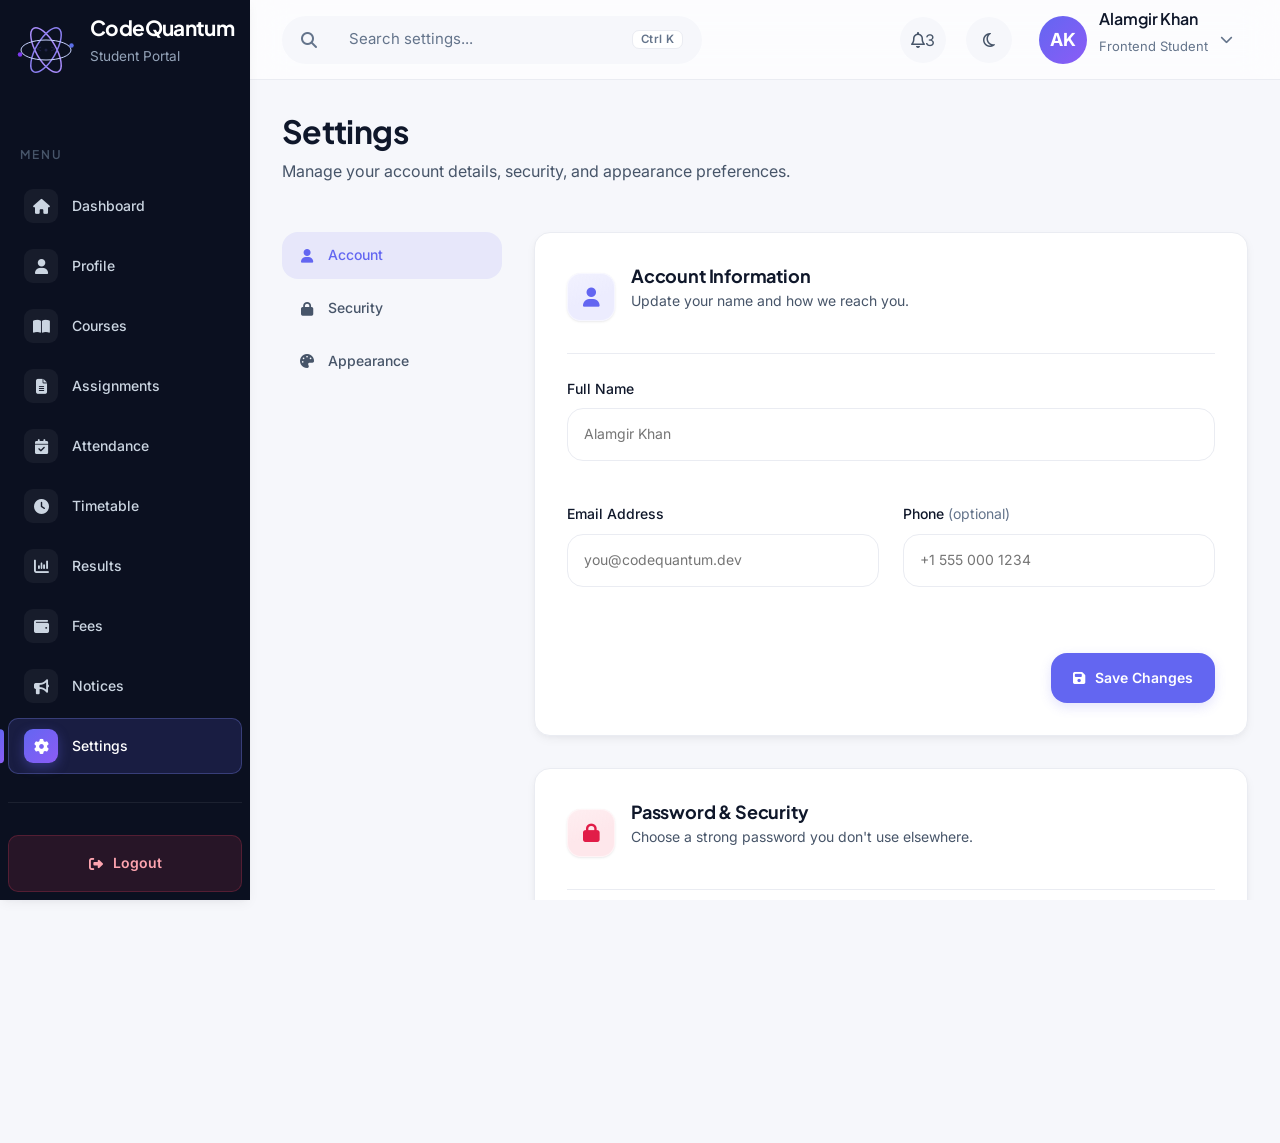
<file: pages/settings.html>
<!DOCTYPE html>
<html lang="en">

<head>
    <meta charset="UTF-8">
    <meta name="viewport" content="width=device-width, initial-scale=1.0">
    <title>Settings | CodeQuantum Student Portal</title>

    <!-- Apply saved theme before paint to avoid a flash of the wrong theme -->
    <script>
        (function () {
            try {
                var t = localStorage.getItem('cq_theme');
                if (t) document.documentElement.setAttribute('data-theme', JSON.parse(t));
            } catch (e) {}
        })();
    </script>

    <!-- Fonts -->
    <link rel="preconnect" href="https://fonts.googleapis.com">
    <link rel="preconnect" href="https://fonts.gstatic.com" crossorigin>
    <link rel="stylesheet"
        href="https://fonts.googleapis.com/css2?family=Inter:wght@300;400;500;600;700;800&family=Plus+Jakarta+Sans:wght@500;600;700;800&display=swap">

    <!-- Font Awesome -->
    <link rel="stylesheet" href="https://cdnjs.cloudflare.com/ajax/libs/font-awesome/6.6.0/css/all.min.css">

    <!-- Main CSS -->
    <link rel="stylesheet" href="../css/main.css">
</head>

<body>

    <div class="app">

        <!-- Sidebar -->
        <aside class="sidebar">

            <!-- Logo -->
            <div class="logo">

                <div class="atom-logo">

                    <svg viewBox="0 0 240 200" xmlns="http://www.w3.org/2000/svg">

                        <ellipse cx="120" cy="100" rx="100" ry="40" fill="none" stroke="#a78bfa" stroke-width="6"
                            transform="rotate(60 120 100)" />
                        <ellipse cx="120" cy="100" rx="100" ry="40" fill="none" stroke="#8b7ff0" stroke-width="6"
                            transform="rotate(-60 120 100)" />
                        <ellipse cx="120" cy="100" rx="100" ry="40" fill="none" stroke="#c7d2fe" stroke-width="4" />

                        <circle cx="16" cy="118" r="9" fill="#7c3aed" />
                        <circle cx="222" cy="82" r="9" fill="#5b6ee8" />

                        <g transform="translate(120,100)">
                            <text x="-38" y="8" font-family="Menlo, Consolas, monospace" font-size="34"
                                font-weight="600" fill="#1e2144">&lt;</text>
                            <circle cx="0" cy="0" r="6" fill="#1e2144" />
                            <text x="18" y="8" font-family="Menlo, Consolas, monospace" font-size="34" font-weight="600"
                                fill="#1e2144">&gt;</text>
                        </g>

                    </svg>

                </div>

                <div class="logo-text">
                    <h1>CodeQuantum</h1>
                    <p>Student Portal</p>
                </div>

            </div>

            <!-- Navigation -->
            <nav class="navigation">

                <h3 class="menu-title">MENU</h3>

                <ul>

                    <li>
                        <a href="../index.html">
                            <i class="fa-solid fa-house"></i>
                            <span>Dashboard</span>
                        </a>
                    </li>

                    <li>
                        <a href="profile.html">
                            <i class="fa-solid fa-user"></i>
                            <span>Profile</span>
                        </a>
                    </li>

                    <li>
                        <a href="courses.html">
                            <i class="fa-solid fa-book-open"></i>
                            <span>Courses</span>
                        </a>
                    </li>

                    <li>
                        <a href="assignments.html">
                            <i class="fa-solid fa-file-lines"></i>
                            <span>Assignments</span>
                        </a>
                    </li>

                    <li>
                        <a href="attendance.html">
                            <i class="fa-solid fa-calendar-check"></i>
                            <span>Attendance</span>
                        </a>
                    </li>

                    <li>
                        <a href="timetables.html">
                            <i class="fa-solid fa-clock"></i>
                            <span>Timetable</span>
                        </a>
                    </li>

                    <li>
                        <a href="results.html">
                            <i class="fa-solid fa-chart-column"></i>
                            <span>Results</span>
                        </a>
                    </li>

                    <li>
                        <a href="fees.html">
                            <i class="fa-solid fa-wallet"></i>
                            <span>Fees</span>
                        </a>
                    </li>

                    <li>
                        <a href="notices.html">
                            <i class="fa-solid fa-bullhorn"></i>
                            <span>Notices</span>
                        </a>
                    </li>

                    <li>
                        <a href="settings.html" class="active" aria-current="page">
                            <i class="fa-solid fa-gear"></i>
                            <span>Settings</span>
                        </a>
                    </li>

                </ul>

            </nav>

            <!-- Logout -->
            <div class="logout">
                <button type="button">
                    <i class="fa-solid fa-right-from-bracket"></i>
                    <span>Logout</span>
                </button>
            </div>

        </aside>

        <!-- Main Content -->
        <main class="main-content">

            <!-- Header -->
            <header class="header">

                <div class="header-left">
                    <button type="button" id="menuToggle" class="menu-toggle" aria-label="Open Sidebar">
                        <i class="fa-solid fa-bars"></i>
                    </button>
                    <div class="search-box">
                        <i class="fa-solid fa-magnifying-glass"></i>
                        <input type="search" placeholder="Search settings..." aria-label="Search">
                    </div>
                </div>

                <div class="header-right">
                    <button type="button" class="icon-button" aria-label="Notifications">
                        <i class="fa-regular fa-bell"></i>
                        <span class="notification-badge">3</span>
                    </button>
                    <button type="button" id="themeToggle" class="icon-button" aria-label="Toggle Theme">
                        <i class="fa-regular fa-moon"></i>
                    </button>
                    <div class="profile">
                        <div class="profile-avatar">AK</div>
                        <div class="profile-info">
                            <h4>Alamgir Khan</h4>
                            <p>Frontend Student</p>
                        </div>
                        <i class="fa-solid fa-chevron-down"></i>
                    </div>
                </div>

            </header>

            <!-- Settings -->
            <section class="settings-page">

                <!-- Page Header -->
                <div class="page-header">
                    <div class="page-title">
                        <h2>Settings</h2>
                        <p>Manage your account details, security, and appearance preferences.</p>
                    </div>
                </div>

                <div class="settings-layout">

                    <!-- Side nav -->
                    <aside class="settings-nav" aria-label="Settings sections">
                        <a href="#account" class="settings-nav-link active">
                            <i class="fa-solid fa-user"></i>
                            <span>Account</span>
                        </a>
                        <a href="#security" class="settings-nav-link">
                            <i class="fa-solid fa-lock"></i>
                            <span>Security</span>
                        </a>
                        <a href="#appearance" class="settings-nav-link">
                            <i class="fa-solid fa-palette"></i>
                            <span>Appearance</span>
                        </a>
                    </aside>

                    <div class="settings-sections">

                        <!-- Account -->
                        <div class="settings-card" id="account">

                            <div class="settings-card-head">
                                <div class="settings-card-icon">
                                    <i class="fa-solid fa-user"></i>
                                </div>
                                <div>
                                    <h3>Account Information</h3>
                                    <p>Update your name and how we reach you.</p>
                                </div>
                            </div>

                            <form id="profileForm" novalidate>

                                <div class="form-group">
                                    <label for="profileName">Full Name</label>
                                    <input type="text" id="profileName" placeholder="Alamgir Khan"
                                        autocomplete="name">
                                    <p class="field-error" data-error-for="profileName"></p>
                                </div>

                                <div class="form-row">
                                    <div class="form-group">
                                        <label for="profileEmail">Email Address</label>
                                        <input type="email" id="profileEmail" placeholder="you@codequantum.dev"
                                            autocomplete="email">
                                        <p class="field-error" data-error-for="profileEmail"></p>
                                    </div>

                                    <div class="form-group">
                                        <label for="profilePhone">Phone <span class="optional">(optional)</span></label>
                                        <input type="text" id="profilePhone" placeholder="+1 555 000 1234"
                                            autocomplete="tel">
                                        <p class="field-error" data-error-for="profilePhone"></p>
                                    </div>
                                </div>

                                <div class="form-actions">
                                    <p class="form-status" id="profileFormStatus" role="status" aria-live="polite"></p>
                                    <button type="button" class="primary-btn" id="saveProfileBtn">
                                        <i class="fa-solid fa-floppy-disk"></i>
                                        Save Changes
                                    </button>
                                </div>

                            </form>

                        </div>

                        <!-- Security -->
                        <div class="settings-card" id="security">

                            <div class="settings-card-head">
                                <div class="settings-card-icon security">
                                    <i class="fa-solid fa-lock"></i>
                                </div>
                                <div>
                                    <h3>Password &amp; Security</h3>
                                    <p>Choose a strong password you don't use elsewhere.</p>
                                </div>
                            </div>

                            <form id="passwordForm" novalidate>

                                <div class="form-group">
                                    <label for="currentPassword">Current Password</label>
                                    <input type="password" id="currentPassword" placeholder="••••••••"
                                        autocomplete="current-password">
                                    <p class="field-error" data-error-for="currentPassword"></p>
                                </div>

                                <div class="form-row">
                                    <div class="form-group">
                                        <label for="newPassword">New Password</label>
                                        <input type="password" id="newPassword" placeholder="At least 8 characters"
                                            autocomplete="new-password">
                                        <p class="field-error" data-error-for="newPassword"></p>
                                    </div>

                                    <div class="form-group">
                                        <label for="confirmPassword">Confirm New Password</label>
                                        <input type="password" id="confirmPassword" placeholder="Re-enter new password"
                                            autocomplete="new-password">
                                        <p class="field-error" data-error-for="confirmPassword"></p>
                                    </div>
                                </div>

                                <div class="form-actions">
                                    <p class="form-status" id="passwordFormStatus" role="status" aria-live="polite"></p>
                                    <button type="button" class="primary-btn" id="changePasswordBtn">
                                        <i class="fa-solid fa-key"></i>
                                        Update Password
                                    </button>
                                </div>

                            </form>

                        </div>

                        <!-- Appearance -->
                        <div class="settings-card" id="appearance">

                            <div class="settings-card-head">
                                <div class="settings-card-icon appearance">
                                    <i class="fa-solid fa-palette"></i>
                                </div>
                                <div>
                                    <h3>Appearance</h3>
                                    <p>Pick the theme that's easiest on your eyes.</p>
                                </div>
                            </div>

                            <div class="theme-options">

                                <label class="theme-option">
                                    <input type="radio" name="themePreference" value="light">
                                    <span class="theme-swatch light">
                                        <i class="fa-solid fa-sun"></i>
                                    </span>
                                    <span class="theme-label">
                                        <strong>Light</strong>
                                        <small>Bright and clean</small>
                                    </span>
                                </label>

                                <label class="theme-option">
                                    <input type="radio" name="themePreference" value="dark">
                                    <span class="theme-swatch dark">
                                        <i class="fa-solid fa-moon"></i>
                                    </span>
                                    <span class="theme-label">
                                        <strong>Dark</strong>
                                        <small>Dim for low light</small>
                                    </span>
                                </label>

                            </div>

                        </div>

                    </div>

                </div>

            </section>

        </main>

    </div>

    <!-- Config -->
    <script src="../js/config/config.js"></script>

    <!-- Utils -->
    <script src="../js/utils/constants.js"></script>
    <script src="../js/utils/storage.js"></script>
    <script src="../js/utils/helpers.js"></script>
    <script src="../js/utils/validators.js"></script>
    <script src="../js/utils/formatter.js"></script>

    <!-- Components -->
    <script src="../js/components/toast.js"></script>
    <script src="../js/components/navbar.js"></script>
    <script src="../js/components/sidebar.js"></script>
    <script src="../js/components/modal.js"></script>

    <!-- Pages -->
    <script src="../js/pages/settings.js"></script>

    <!-- App -->
    <script src="../js/app.js"></script>

</body>

</html>
</file>
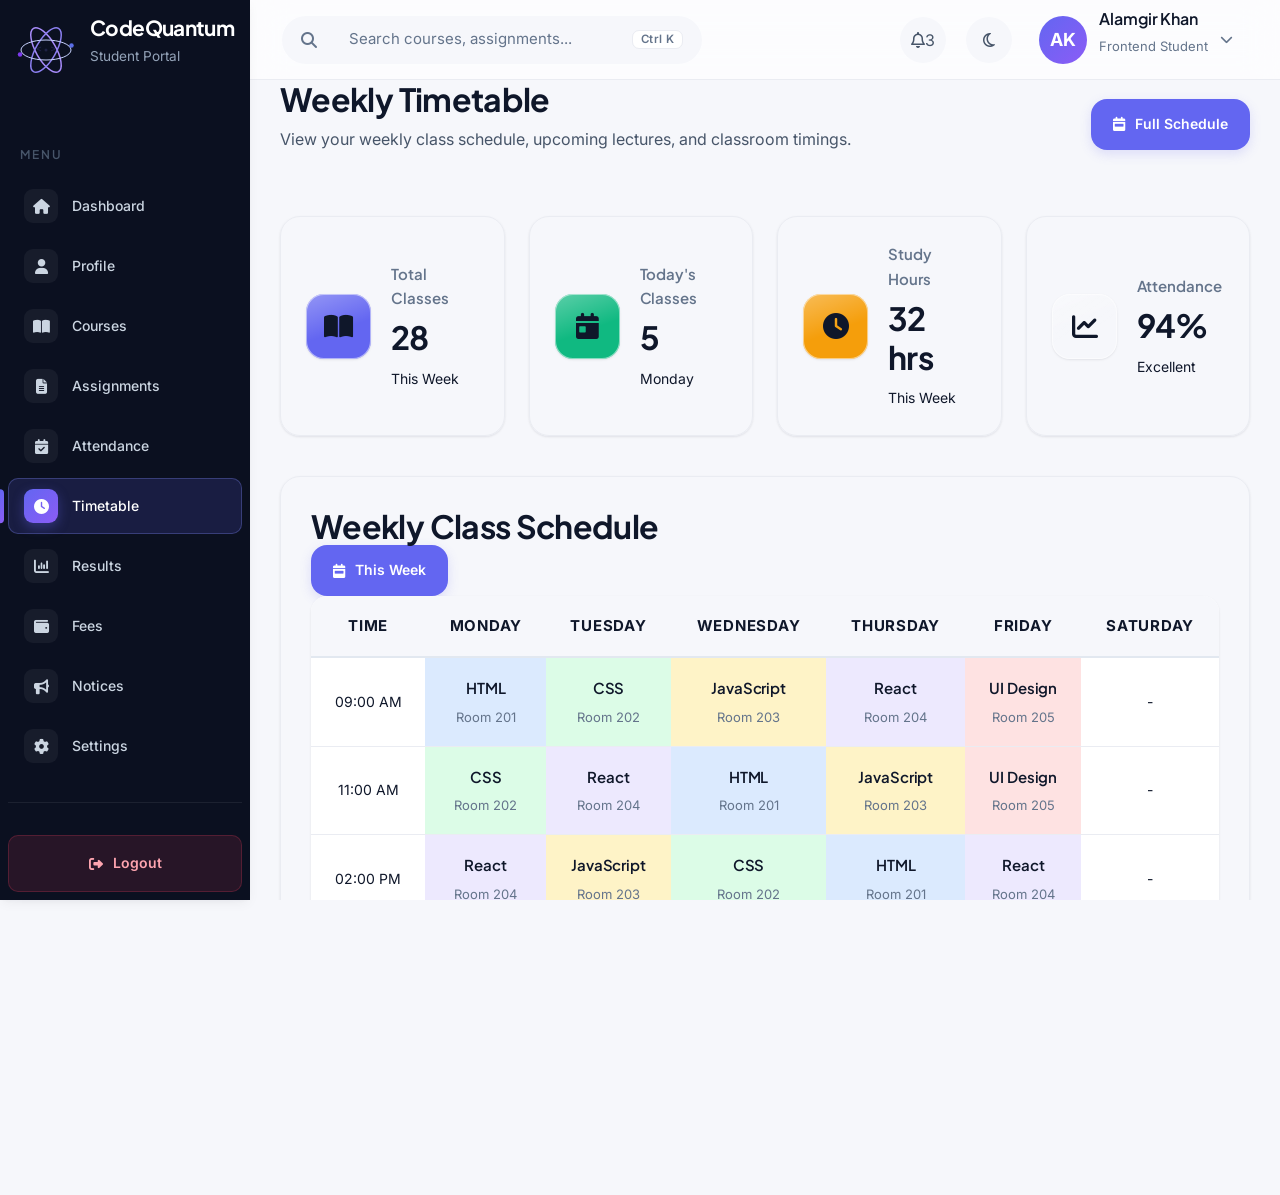
<file: pages/timetables.html>
<!DOCTYPE html>
<html lang="en">

<head>
    <meta charset="UTF-8">
    <meta name="viewport" content="width=device-width, initial-scale=1.0">
    <title>Timetable | CodeQuantum Student Portal</title>

    <!-- Apply saved theme before paint to avoid a flash of the wrong theme -->
    <script>
        (function () {
            try {
                var t = localStorage.getItem('cq_theme');
                if (t) document.documentElement.setAttribute('data-theme', JSON.parse(t));
            } catch (e) {}
        })();
    </script>

    <!-- Fonts -->
    <link rel="preconnect" href="https://fonts.googleapis.com">
    <link rel="preconnect" href="https://fonts.gstatic.com" crossorigin>
    <link rel="stylesheet"
        href="https://fonts.googleapis.com/css2?family=Inter:wght@300;400;500;600;700;800&family=Plus+Jakarta+Sans:wght@500;600;700;800&display=swap">

    <!-- Font Awesome -->
    <link rel="stylesheet" href="https://cdnjs.cloudflare.com/ajax/libs/font-awesome/6.6.0/css/all.min.css">

    <!-- Main CSS -->
    <link rel="stylesheet" href="../css/main.css">
</head>

<body>

    <div class="app">

        <!-- Sidebar -->
        <aside class="sidebar">

            <!-- Logo -->
            <div class="logo">

                <div class="atom-logo">

                    <svg viewBox="0 0 240 200" xmlns="http://www.w3.org/2000/svg">
 
                        <!-- Orbit Rings -->
                        <ellipse cx="120" cy="100" rx="100" ry="40"
                            fill="none"
                            stroke="#a78bfa"
                            stroke-width="6"
                            transform="rotate(60 120 100)" />
 
                        <ellipse cx="120" cy="100" rx="100" ry="40"
                            fill="none"
                            stroke="#8b7ff0"
                            stroke-width="6"
                            transform="rotate(-60 120 100)" />
 
                        <ellipse cx="120" cy="100" rx="100" ry="40"
                            fill="none"
                            stroke="#c7d2fe"
                            stroke-width="4" />
 
                        <!-- Electrons -->
                        <circle cx="16" cy="118" r="9" fill="#7c3aed" />
                        <circle cx="222" cy="82" r="9" fill="#5b6ee8" />
 
                        <!-- Center -->
                        <g transform="translate(120,100)">
                            <text
                                x="-38"
                                y="8"
                                font-family="Menlo, Consolas, monospace"
                                font-size="34"
                                font-weight="600"
                                fill="#1e2144">&lt;</text>
 
                            <circle cx="0" cy="0" r="6" fill="#1e2144" />
 
                            <text
                                x="18"
                                y="8"
                                font-family="Menlo, Consolas, monospace"
                                font-size="34"
                                font-weight="600"
                                fill="#1e2144">&gt;</text>
                        </g>
 
                    </svg>

                </div>

                <div class="logo-text">
                    <h1>CodeQuantum</h1>
                    <p>Student Portal</p>
                </div>

            </div>

            <!-- Navigation -->
            <nav class="navigation">

                <h3 class="menu-title">MENU</h3>

                <ul>

                    <li>
                        <a href="../index.html">
                            <i class="fa-solid fa-house"></i>
                            <span>Dashboard</span>
                        </a>
                    </li>

                    <li>
                        <a href="profile.html">
                            <i class="fa-solid fa-user"></i>
                            <span>Profile</span>
                        </a>
                    </li>

                    <li>
                        <a href="courses.html">
                            <i class="fa-solid fa-book-open"></i>
                            <span>Courses</span>
                        </a>
                    </li>

                    <li>
                        <a href="assignments.html">
                            <i class="fa-solid fa-file-lines"></i>
                            <span>Assignments</span>
                        </a>
                    </li>

                    <li>
                        <a href="attendance.html">
                            <i class="fa-solid fa-calendar-check"></i>
                            <span>Attendance</span>
                        </a>
                    </li>

                    <li>
                        <a href="timetables.html" class="active" aria-current="page">
                            <i class="fa-solid fa-clock"></i>
                            <span>Timetable</span>
                        </a>
                    </li>

                    <li>
                        <a href="results.html">
                            <i class="fa-solid fa-chart-column"></i>
                            <span>Results</span>
                        </a>
                    </li>

                    <li>
                        <a href="fees.html">
                            <i class="fa-solid fa-wallet"></i>
                            <span>Fees</span>
                        </a>
                    </li>

                    <li>
                        <a href="notices.html">
                            <i class="fa-solid fa-bullhorn"></i>
                            <span>Notices</span>
                        </a>
                    </li>

                    <li>
                        <a href="settings.html">
                            <i class="fa-solid fa-gear"></i>
                            <span>Settings</span>
                        </a>
                    </li>

                </ul>

            </nav>

            <!-- Logout -->
            <div class="logout">

                <button type="button">
 
                    <i class="fa-solid fa-right-from-bracket"></i>
 
                    <span>Logout</span>
 
                </button>

            </div>

        </aside>

        <!--  Main Content -->
        <main class="main-content">

            <!-- Header -->
            <header class="header">

                <!-- Header Left -->
                <div class="header-left">

                    <!-- Menu Button -->
                    <button type="button" id="menuToggle" class="menu-toggle" aria-label="Open Sidebar">
                        <i class="fa-solid fa-bars"></i>
                    </button>

                    <!-- Search -->
                    <div class="search-box">

                        <i class="fa-solid fa-magnifying-glass"></i>

                        <input type="search" placeholder="Search courses, assignments..." aria-label="Search">

                    </div>

                </div>

                <!-- Header Right -->
                <div class="header-right">

                    <!-- Notifications -->
                    <button type="button" class="icon-button" aria-label="Notifications">
                        <i class="fa-regular fa-bell"></i>
                        <span class="notification-badge">3</span>
                    </button>

                    <!-- Dark Mode -->
                    <button type="button" id="themeToggle" class="icon-button" aria-label="Toggle Theme">
                        <i class="fa-regular fa-moon"></i>
                    </button>

                    <!-- Profile -->
                    <div class="profile">

                        <div class="profile-avatar">
                            AK
                        </div>

                        <div class="profile-info">
                            <h4>Alamgir Khan</h4>
                            <p>Frontend Student</p>
                        </div>

                        <i class="fa-solid fa-chevron-down"></i>

                    </div>

                </div>

            </header>

            <!-- Timetable -->
            <section class="timetable-page">

                <!-- ========================================================= -->
                <!-- Page Header -->
                <!-- ========================================================= -->

                <div class="page-header">

                    <div class="page-title">

                        <h2>Weekly Timetable</h2>

                        <p>
                            View your weekly class schedule, upcoming lectures, and classroom timings.
                        </p>

                    </div>

                    <button type="button" class="primary-btn">
 
                        <i class="fa-solid fa-calendar-week"></i>
 
                        Full Schedule
 
                    </button>

                </div>

                <!-- ========================================================= -->
                <!-- Timetable Statistics -->
                <!-- ========================================================= -->
                <div class="timetable-stats">

                    <!-- Total Classes -->
                    <div class="timetable-card">
                        <div class="timetable-icon total">
                            <i class="fa-solid fa-book-open"></i>
                        </div>
                        <div class="timetable-info">
                            <h4>Total Classes</h4>
                            <h2>28</h2>
                            <span>This Week</span>
                        </div>
                    </div>

                    <!-- Today's Classes -->
                    <div class="timetable-card">
                        <div class="timetable-icon today">
                            <i class="fa-solid fa-calendar-day"></i>
                        </div>
                        <div class="timetable-info">
                            <h4>Today's Classes</h4>
                            <h2>5</h2>
                            <span>Monday</span>
                        </div>
                    </div>

                    <!-- Study Hours -->
                    <div class="timetable-card">
                        <div class="timetable-icon hours">
                            <i class="fa-solid fa-clock"></i>
                        </div>
                        <div class="timetable-info">
                            <h4>Study Hours</h4>
                            <h2>32 hrs</h2>
                            <span>This Week</span>
                        </div>
                    </div>

                    <!-- Attendance -->
                    <div class="timetable-card">
                        <div class="timetable-icon attendance">
                            <i class="fa-solid fa-chart-line"></i>
                        </div>
                        <div class="timetable-info">
                            <h4>Attendance</h4>
                            <h2>94%</h2>
                            <span>Excellent</span>
                        </div>
                    </div>

                </div>

                <!-- ========================================================= -->
                <!-- Weekly Timetable -->
                <!-- ========================================================= -->
                <section class="weekly-timetable">

                    <div class="section-header">
                        <h2>Weekly Class Schedule</h2>
                        <button type="button" class="primary-btn">
                            <i class="fa-solid fa-calendar-week"></i>
                            This Week
                        </button>
                    </div>

                    <div class="table-wrapper">
                        <table class="timetable-table">
                            <thead>
                                <tr>
                                    <th scope="col">Time</th>
                                    <th scope="col">Monday</th>
                                    <th scope="col">Tuesday</th>
                                    <th scope="col">Wednesday</th>
                                    <th scope="col">Thursday</th>
                                    <th scope="col">Friday</th>
                                    <th scope="col">Saturday</th>
                                </tr>
                            </thead>
                            <tbody>
                                <tr>
                                    <td>09:00 AM</td>
                                    <td class="html-class">
                                        <h4>HTML</h4>
                                        <p>Room 201</p>
                                    </td>
                                    <td class="css-class">
                                        <h4>CSS</h4>
                                        <p>Room 202</p>
                                    </td>
                                    <td class="js-class">
                                        <h4>JavaScript</h4>
                                        <p>Room 203</p>
                                    </td>
                                    <td class="react-class">
                                        <h4>React</h4>
                                        <p>Room 204</p>
                                    </td>
                                    <td class="ui-class">
                                        <h4>UI Design</h4>
                                        <p>Room 205</p>
                                    </td>
                                    <td>-</td>
                                </tr>
                                <tr>
                                    <td>11:00 AM</td>
                                    <td class="css-class">
                                        <h4>CSS</h4>
                                        <p>Room 202</p>
                                    </td>
                                    <td class="react-class">
                                        <h4>React</h4>
                                        <p>Room 204</p>
                                    </td>
                                    <td class="html-class">
                                        <h4>HTML</h4>
                                        <p>Room 201</p>
                                    </td>
                                    <td class="js-class">
                                        <h4>JavaScript</h4>
                                        <p>Room 203</p>
                                    </td>
                                    <td class="ui-class">
                                        <h4>UI Design</h4>
                                        <p>Room 205</p>
                                    </td>
                                    <td>-</td>
                                </tr>
                                <tr>
                                    <td>02:00 PM</td>
                                    <td class="react-class">
                                        <h4>React</h4>
                                        <p>Room 204</p>
                                    </td>
                                    <td class="js-class">
                                        <h4>JavaScript</h4>
                                        <p>Room 203</p>
                                    </td>
                                    <td class="css-class">
                                        <h4>CSS</h4>
                                        <p>Room 202</p>
                                    </td>
                                    <td class="html-class">
                                        <h4>HTML</h4>
                                        <p>Room 201</p>
                                    </td>
                                    <td class="react-class">
                                        <h4>React</h4>
                                        <p>Room 204</p>
                                    </td>
                                    <td>-</td>
                                </tr>
                            </tbody>
                        </table>
                    </div>

                </section>

                <!-- ========================================================= -->
                <!-- Today's Schedule -->
                <!-- ========================================================= -->

                <section class="today-schedule">

                    <div class="section-header">

                        <h2>Today's Schedule</h2>

                        <button type="button" class="primary-btn">
 
                            <i class="fa-solid fa-calendar-day"></i>
 
                            Monday
 
                        </button>

                    </div>

                    <div class="schedule-grid">

                        <!-- Card 1 -->

                        <div class="schedule-card">

                            <div class="schedule-time">

                                <h3>09:00 AM</h3>

                                <span>10:30 AM</span>

                            </div>

                            <div class="schedule-details">

                                <h3>HTML Fundamentals</h3>

                                <p>

                                    <i class="fa-solid fa-user"></i> Muhammad Ali

                                </p>

                                <p>

                                    <i class="fa-solid fa-location-dot"></i> Room 201

                                </p>

                            </div>

                            <button type="button" class="join-btn">
 
                                Join Class
 
                            </button>

                        </div>

                        <!-- Card 2 -->

                        <div class="schedule-card">

                            <div class="schedule-time">

                                <h3>11:00 AM</h3>

                                <span>12:30 PM</span>

                            </div>

                            <div class="schedule-details">

                                <h3>CSS Mastery</h3>

                                <p>

                                    <i class="fa-solid fa-user"></i> Sarah Khan

                                </p>

                                <p>

                                    <i class="fa-solid fa-location-dot"></i> Room 202

                                </p>

                            </div>

                            <button type="button" class="join-btn">
 
                                Join Class
 
                            </button>

                        </div>

                        <!-- Card 3 -->

                        <div class="schedule-card">

                            <div class="schedule-time">

                                <h3>02:00 PM</h3>

                                <span>03:30 PM</span>

                            </div>

                            <div class="schedule-details">

                                <h3>React Development</h3>

                                <p>

                                    <i class="fa-solid fa-user"></i> Ahmed Hassan

                                </p>

                                <p>

                                    <i class="fa-solid fa-location-dot"></i> Lab 3

                                </p>

                            </div>

                            <button type="button" class="join-btn">
 
                                Join Class
 
                            </button>

                        </div>

                    </div>

                </section>

                <!-- ========================================================= -->
                <!-- Upcoming Classes & Quick Notes -->
                <!-- ========================================================= -->
                <section class="timetable-bottom">

                    <!-- Upcoming Classes -->
                    <div class="upcoming-classes">

                        <div class="section-header">
                            <h2>Upcoming Classes</h2>
                            <a href="#">View All</a>
                        </div>

                        <div class="upcoming-list">

                            <div class="upcoming-item">
                                <div class="subject-icon html">
                                    <i class="fa-brands fa-html5"></i>
                                </div>
                                <div class="subject-info">
                                    <h4>HTML Fundamentals</h4>
                                    <p>Tomorrow • 09:00 AM</p>
                                </div>
                            </div>

                            <div class="upcoming-item">
                                <div class="subject-icon css">
                                    <i class="fa-brands fa-css3-alt"></i>
                                </div>
                                <div class="subject-info">
                                    <h4>CSS Mastery</h4>
                                    <p>Tomorrow • 11:00 AM</p>
                                </div>
                            </div>

                            <div class="upcoming-item">
                                <div class="subject-icon react">
                                    <i class="fa-brands fa-react"></i>
                                </div>
                                <div class="subject-info">
                                    <h4>React Development</h4>
                                    <p>Friday • 02:00 PM</p>
                                </div>
                            </div>

                        </div>

                    </div>

                    <!-- Quick Notes -->
                    <div class="quick-notes">

                        <div class="section-header">
                            <h2>Quick Notes</h2>
                        </div>

                        <ul>
                            <li>💻 Bring your laptop for React Lab.</li>
                            <li>📝 JavaScript Quiz on Thursday.</li>
                            <li>📚 Submit HTML Assignment before Friday.</li>
                            <li>🎯 Complete CSS Flexbox Practice.</li>
                            <li>🚀 Revise React Components.</li>
                        </ul>

                    </div>

                </section>

            </section>

        </main>

    </div>

    <!-- Config -->
    <script src="../js/config/config.js"></script>

    <!-- Utils -->
    <script src="../js/utils/constants.js"></script>
    <script src="../js/utils/storage.js"></script>
    <script src="../js/utils/helpers.js"></script>
    <script src="../js/utils/validators.js"></script>
    <script src="../js/utils/formatter.js"></script>

    <!-- Components -->
    <script src="../js/components/toast.js"></script>
    <script src="../js/components/navbar.js"></script>
    <script src="../js/components/sidebar.js"></script>
    <script src="../js/components/modal.js"></script>

    <!-- Pages -->
    <script src="../js/pages/timetable.js"></script>

    <!-- App -->
    <script src="../js/app.js"></script>

</body>

</html>
</file>
<file: css/main.css>
@import url("./base/global.css");
@import url("./base/typography.css");
@import url("./base/variables.css");
@import url("./base/reset.css");

/* components */

@import url("./components/badges.css");
@import url("./components/buttons.css");
@import url("./components/cards.css");
@import url("./components/icons.css");
@import url("./components/forms.css");
@import url("./components/modal.css");
@import url("./components/tables.css");
@import url("./components/toast.css");

/* layout */

@import url("./layout/layout.css");
@import url("./layout/sidebar.css");
@import url("./layout/header.css");

/* pages */

@import url("./pages/dashboard.css");
@import url("./pages/profile.css");
@import url("./pages/courses.css");
@import url("./pages/assignments.css");
@import url("./pages/attendance.css");
@import url("./pages/timetable.css");
@import url("./pages/results.css");
@import url("./pages/fees.css");
@import url("./pages/notices.css");
@import url("./pages/settings.css");

/* responsive */

@import url("./responsive/mobile.css");
@import url("./responsive/tablet.css");
@import url("./responsive/smalldevice.css");
@import url("./responsive/desktop.css");
</file>
